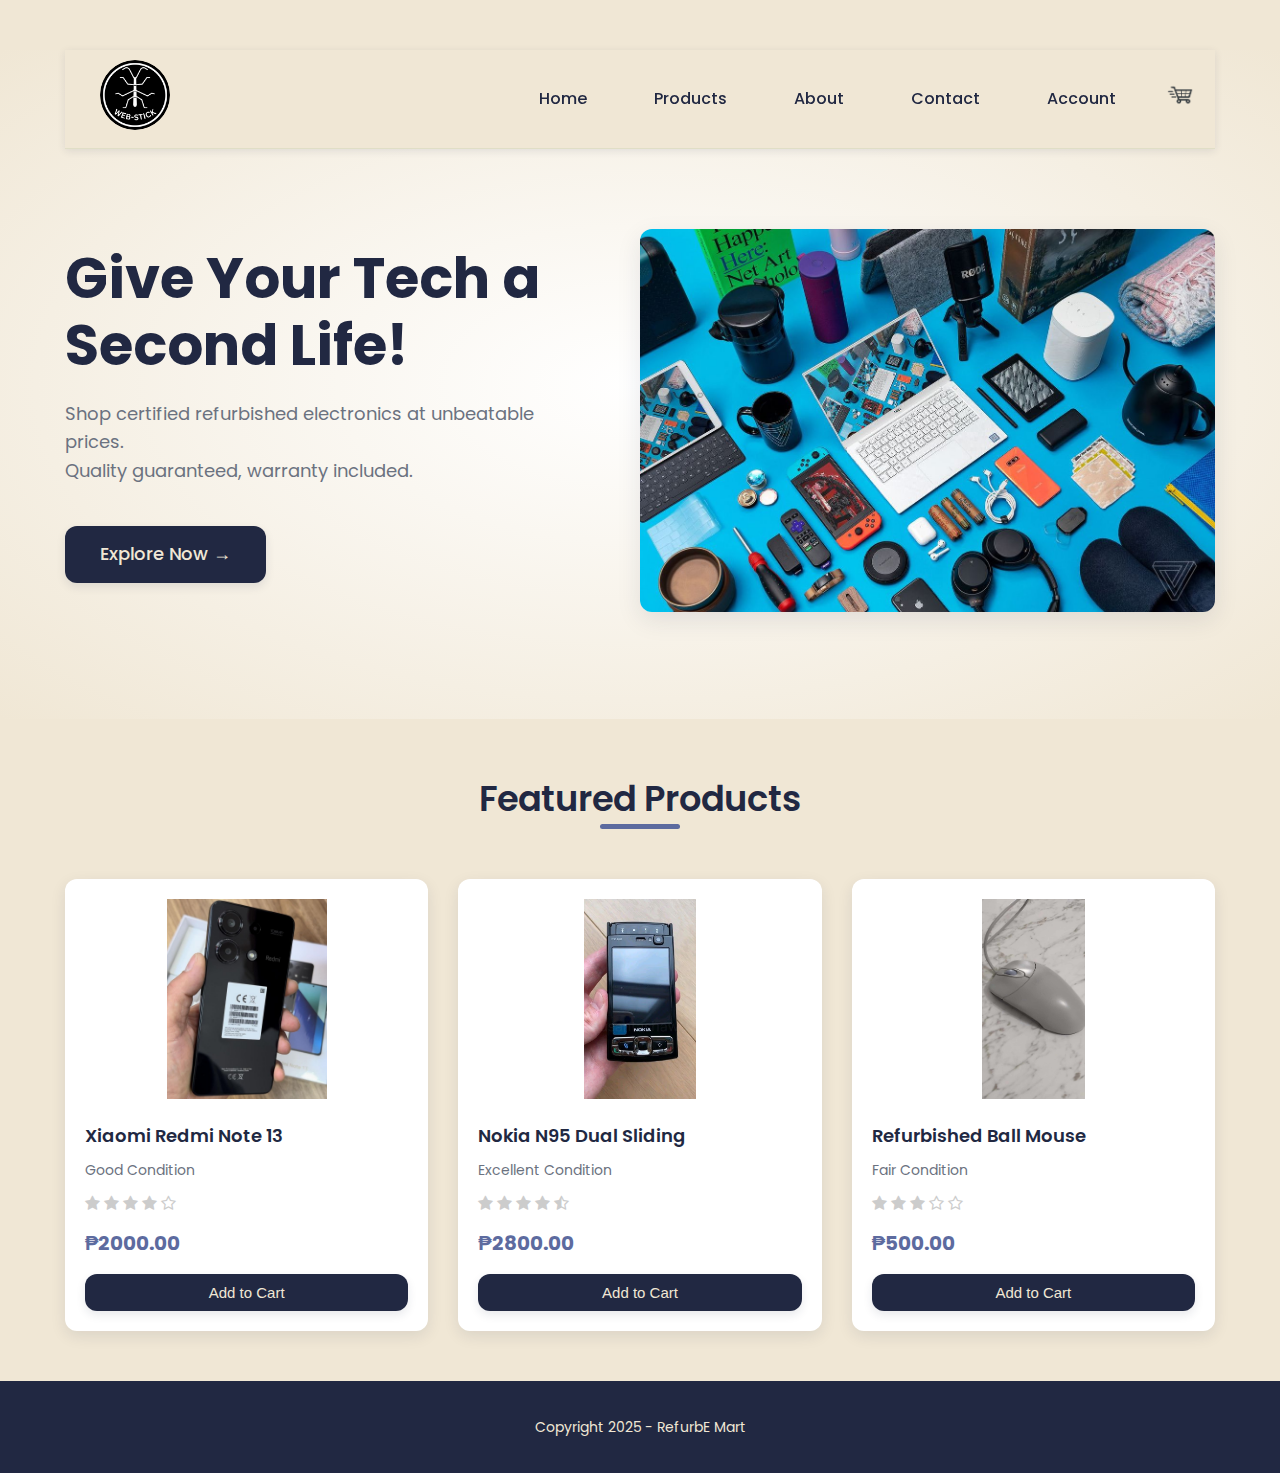
<file: index.html>
<!DOCTYPE html>
<html lang="en">
<head>
    <meta charset="UTF-8">
    <meta name="viewport" content="width=device-width, initial-scale=1.0">
    <title>RefurbE Mart - Quality Refurbished Electronics</title>
    <link rel="stylesheet" href="styles.css">
    <link href="https://fonts.googleapis.com/css2?family=Poppins:wght@300;400;500;600;700&display=swap" rel="stylesheet">
    <link rel="stylesheet" href="https://stackpath.bootstrapcdn.com/font-awesome/4.7.0/css/font-awesome.min.css">
</head>
<body>
    
    <div class="header">
        <div class="container">
            <div class="navbar">
                <div class="logo">
                    <a href="index.html">
                        <img src="images/WEB-STICK-LOGO.png" width="75px" alt="RefurbE Mart Logo">
                    </a>
                </div>
                <nav>
                    <ul id="MenuItems">
                        <li><a href="index.html">Home</a></li>
                        <li><a href="products.html">Products</a></li>
                        <li><a href="about.html">About</a></li>
                        <li><a href="contact.html">Contact</a></li>
                        <li><a href="account.html">Account</a></li>
                    </ul>
                </nav>
                <a href="cart.html">
                    <img src="images/cart-logo.png" width="30px" height="30px" alt="Cart Logo">
                </a>
                <img src="images/menu.png" class="menu-icon" onclick="menutoggle()" alt="Menu Icon">
            </div>

            <div class="row hero-content">
                <div class="col-2">
                    <h1>Give Your Tech a<br>Second Life!</h1>
                    <p>Shop certified refurbished electronics at unbeatable prices.
                       <br>Quality guaranteed, warranty included.</p>
                    <a href="products.html" class="btn">Explore Now &#8594;</a>
                </div>
                <div class="col-2">
                    <img src="images/feature-home2.jpg" alt="Refurbished Electronics">
                </div>
            </div>
        </div>
    </div>

    <div class="container">
        <h2 class="title">Featured Products</h2>
        
        <div class="product-grid">
            
            <div class="product-card">
                <a href="product-details.html">
                    <img src="images/product-1.jpg" alt="Xiaomi Redmi Note 13">
                </a>
                <div class="info">
                    <h4><a href="product-details.html">Xiaomi Redmi Note 13</a></h4>
                    <p>Good Condition</p>
                    <div class="rating">
                        <i class="fa fa-star" aria-hidden="true"></i>
                        <i class="fa fa-star" aria-hidden="true"></i>
                        <i class="fa fa-star" aria-hidden="true"></i>
                        <i class="fa fa-star" aria-hidden="true"></i>
                        <i class="fa fa-star-o" aria-hidden="true"></i>
                    </div>
                    <div class="price">₱2000.00</div>
                    <button class="btn btn-add-to-cart" 
                            data-id="p1" 
                            data-name="Xiaomi Redmi Note 13" 
                            data-price="2000.00" 
                            data-image="images/product-1.jpg">Add to Cart</button>
                </div>
            </div>

            <div class="product-card">
                <a href="product-details.html">
                    <img src="images/product-4.jpg" alt="Nokia N95">
                </a>
                <div class="info">
                    <h4><a href="product-details.html">Nokia N95 Dual Sliding</a></h4>
                    <p>Excellent Condition</p>
                    <div class="rating">
                        <i class="fa fa-star" aria-hidden="true"></i>
                        <i class="fa fa-star" aria-hidden="true"></i>
                        <i class="fa fa-star" aria-hidden="true"></i>
                        <i class="fa fa-star" aria-hidden="true"></i>
                        <i class="fa fa-star-half-o" aria-hidden="true"></i>
                    </div>
                    <div class="price">₱2800.00</div>
                    <button class="btn btn-add-to-cart" 
                            data-id="p4" 
                            data-name="Nokia N95 Dual Sliding" 
                            data-price="2800.00" 
                            data-image="images/product-4.jpg">Add to Cart</button>
                </div>
            </div>

            <div class="product-card">
                <a href="product-details.html">
                    <img src="images/gallery-1.jpg" alt="Refurbished Ball Mouse">
                </a>
                <div class="info">
                    <h4><a href="product-details.html">Refurbished Ball Mouse</a></h4>
                    <p>Fair Condition</p>
                    <div class="rating">
                        <i class="fa fa-star" aria-hidden="true"></i>
                        <i class="fa fa-star" aria-hidden="true"></i>
                        <i class="fa fa-star" aria-hidden="true"></i>
                        <i class="fa fa-star-o" aria-hidden="true"></i>
                        <i class="fa fa-star-o" aria-hidden="true"></i>
                    </div>
                    <div class="price">₱500.00</div>
                    <button class="btn btn-add-to-cart" 
                            data-id="p-mouse" 
                            data-name="Refurbished Ball Mouse" 
                            data-price="500.00" 
                            data-image="images/gallery-1.jpg">Add to Cart</button>
                </div>
            </div>

        </div>
    </div>


    <div class="footer">
        <p class="copyright">Copyright 2025 - RefurbE Mart</p>
    </div>

    <script>
        var MenuItems = document.getElementById("MenuItems");
        MenuItems.style.maxHeight = "0px";

        function menutoggle(){
            if(MenuItems.style.maxHeight == "0px") {
                MenuItems.style.maxHeight = "200px";
            } else {
                MenuItems.style.maxHeight = "0px";
            }
        }
    </script>
    
    <script src="cart.js"></script>
</body>
</html>
</file>
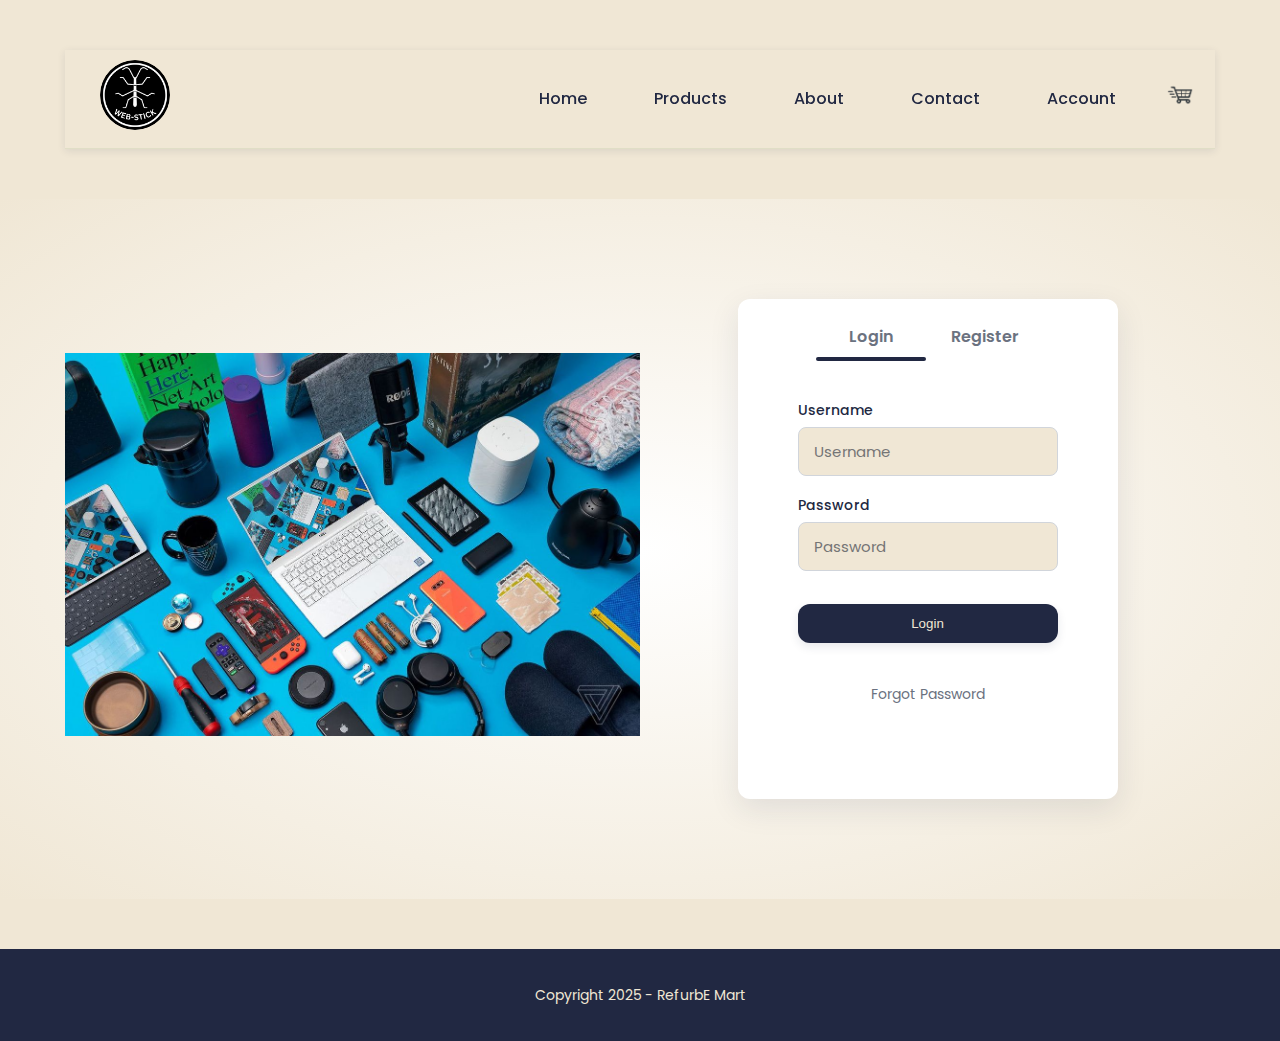
<file: account.html>
<!DOCTYPE html>
<html lang="en">
<head>
    <meta charset="UTF-8">
    <meta name="viewport" content="width=device-width, initial-scale=1.0">
    <title>Account - RefurbE Mart</title>
    <link rel="stylesheet" href="styles.css">
    <link href="https://fonts.googleapis.com/css2?family=Poppins:wght@300;400;500;600;700&display=swap" rel="stylesheet">
    <link rel="stylesheet" href="https://stackpath.bootstrapcdn.com/font-awesome/4.7.0/css/font-awesome.min.css">
</head>
<body>
    <div class="container">
        <div class="navbar">
            <div class="logo">
                <a href="index.html">
                    <img src="images/WEB-STICK-LOGO.png" width="75px" alt="RefurbE Mart Logo">
                </a>
            </div>
            <nav>
                <ul id="MenuItems">
                    <li><a href="index.html">Home</a></li>
                    <li><a href="products.html">Products</a></li>
                    <li><a href="about.html">About</a></li>
                    <li><a href="contact.html">Contact</a></li>
                    <li><a href="account.html">Account</a></li>
                </ul>
            </nav>
            <a href="cart.html">
                <img src="images/cart-logo.png" width="30px" height="30px" alt="Cart Logo">
            </a>
            <img src="images/menu.png" class="menu-icon" onclick="menutoggle()" alt="Menu Icon">
        </div>
    </div>
<div class="account-page">
    <div class="container">
        <div class="row">
            <div class="col-2">
                <img src="images/feature-home2.jpg" width="100%">
            </div>
             <div class="col-2">
                <div class="form-container">
                    <div class="form-btn">
                        <span onclick="login()">Login</span>
                        <span onclick="register()">Register</span>
                        <hr id="Indicator">
                    </div>

                    <form id="LoginForm" action="">
                        <div class="form-group">
                            <label for="login-username">Username</label>
                            <input type="text" id="login-username" placeholder="Username" required>
                        </div>
                        <div class="form-group">
                            <label for="login-pass">Password</label>
                            <input type="password" id="login-pass" placeholder="Password" required>
                        </div>
                        <button type="submit" class="btn">Login</button>
                        <a href="">Forgot Password</a>
                    </form>

                    <form id="RegForm" action="">
                        <div class="form-group">
                            <label for="reg-username">Username</label>
                            <input type="text" id="reg-username" placeholder="Username" required>
                        </div>
                        <div class="form-group">
                            <label for="reg-email">Email</label>
                            <input type="email" id="reg-email" placeholder="Email" required>
                        </div>
                        <div class="form-group">
                            <label for="reg-pass">Password</label>
                            <input type="password" id="reg-pass" placeholder="Password" required>
                        </div>
                        <button type="submit" class="btn">Register</button>
                    </form>
                </div>
            </div>
        </div>
    </div>
</div>


<div class="footer">
    <p class="copyright">Copyright 2025 - RefurbE Mart</p>
</div>

<script>
    var MenuItems = document.getElementById("MenuItems");
    MenuItems.style.maxHeight = "0px";

    function menutoggle(){
        if(MenuItems.style.maxHeight == "0px") {
            MenuItems.style.maxHeight = "200px";
        } else {
            MenuItems.style.maxHeight = "0px";
        }
    }
</script>

<script>
    var LoginForm = document.getElementById("LoginForm");
    var RegForm = document.getElementById("RegForm");
    var Indicator = document.getElementById("Indicator");

    // Set initial state for mobile vs desktop
    function updateFormVisibility() {
        if (window.innerWidth <= 768) { // Mobile view
            if (RegForm.style.display === 'block') {
                LoginForm.style.display = 'none';
            } else {
                LoginForm.style.display = 'block';
                RegForm.style.display = 'none';
            }
        } else { // Desktop view
            // Reset styles if accidentally changed by mobile logic
            LoginForm.style.display = ''; 
            RegForm.style.display = '';
            
            // Re-apply correct transforms
            if (Indicator.style.transform === "translateX(110px)") {
                 RegForm.style.transform = "translateX(0px)";
                 LoginForm.style.transform = "translateX(-380px)";
            } else {
                 RegForm.style.transform = "translateX(380px)";
                 LoginForm.style.transform = "translateX(0px)";
            }
        }
    }

    function register(){
        if (window.innerWidth <= 768) {
            LoginForm.style.display = 'none';
            RegForm.style.display = 'block';
        } else {
            RegForm.style.transform = "translateX(0px)";
            LoginForm.style.transform = "translateX(-380px)"; // Updated to 380px
            Indicator.style.transform = "translateX(110px)"; // Updated to 110px
        }
    }
    
    function login(){
        if (window.innerWidth <= 768) {
            RegForm.style.display = 'none';
            LoginForm.style.display = 'block';
        } else {
            RegForm.style.transform = "translateX(380px)"; // Updated to 380px
            LoginForm.style.transform = "translateX(0px)";
            Indicator.style.transform = "translateX(0px)";
        }
    }

    // Call on load and resize
    window.addEventListener('load', updateFormVisibility);
    window.addEventListener('resize', updateFormVisibility);
    
    // Ensure initial correct state on desktop load
    if (window.innerWidth > 768) {
        login(); // Set to login state
    }
</script>
</body>
</html>
</file>
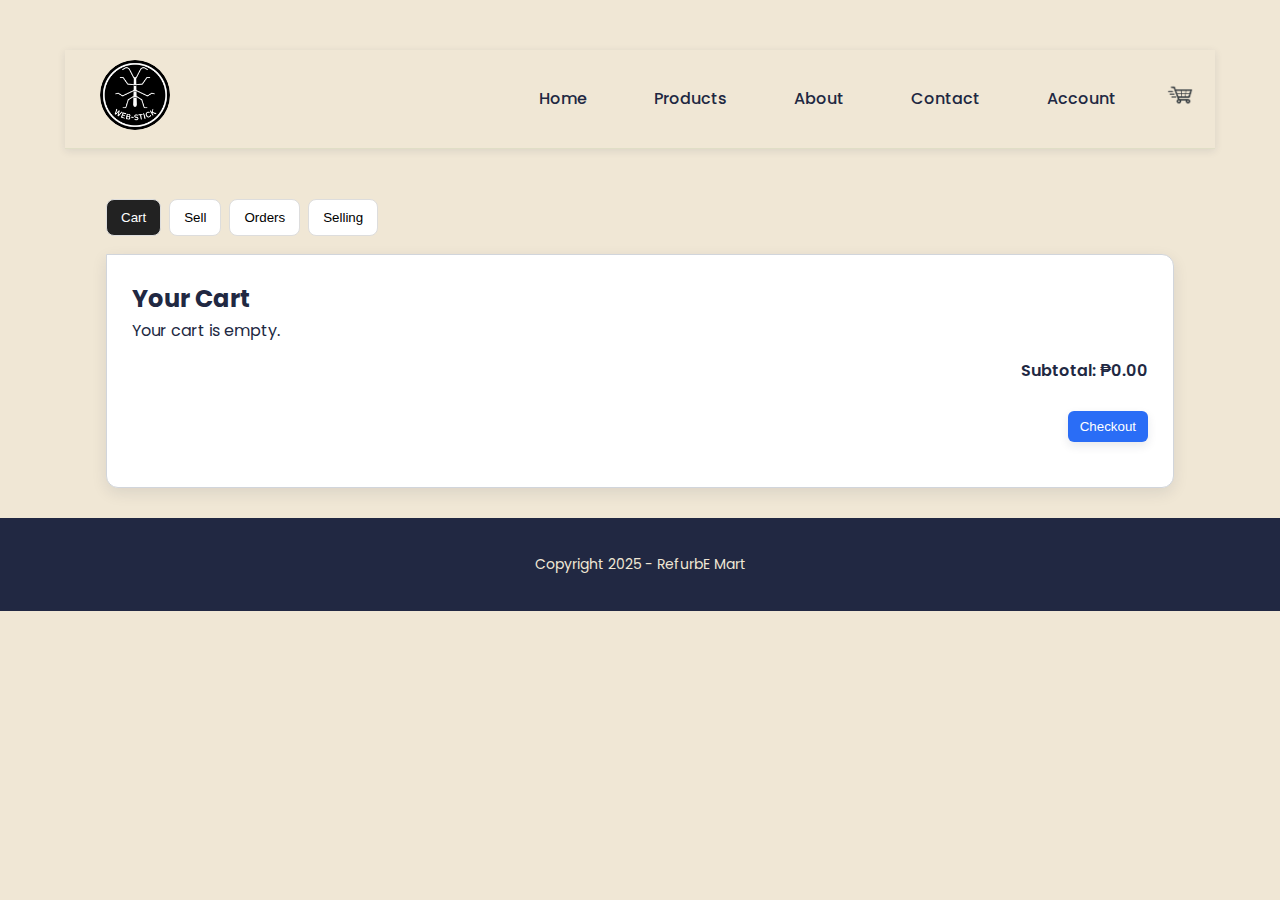
<file: cart.html>
<!DOCTYPE html>
<html lang="en">
<head>
  <meta charset="utf-8" />
  <meta name="viewport" content="width=device-width,initial-scale=1" />
  <title>Cart - RefurbE Mart</title>
  <link rel="stylesheet" href="styles.css">
  <link href="https://fonts.googleapis.com/css2?family=Poppins:wght@300;400;500;600;700&display=swap" rel="stylesheet">
  <link rel="stylesheet" href="https://stackpath.bootstrapcdn.com/font-awesome/4.7.0/css/font-awesome.min.css">
  <style>
    /* Minimal local styles to ensure new UI looks reasonable if your CSS lacks these */
    .cart-container{max-width:1100px;margin:30px auto;padding:0 16px;}
    .tab-header{display:flex;gap:8px;margin-bottom:18px;flex-wrap:wrap;}
    .tab-btn{padding:10px 14px;border-radius:8px;border:1px solid #ddd;background:#fff;cursor:pointer}
    .tab-btn.active{background:#222;color:#fff}
    .tab-content{display:none}
    .tab-content.active{display:block}
    .selling-card, .cart-item-card, .order-item {background:#fff;padding:12px;border-radius:8px;border:1px solid #eee;margin-bottom:12px;display:flex;align-items:center;gap:12px}
    .selling-card img, .cart-item-card img, .order-item img{width:80px;height:80px;object-fit:cover;border-radius:6px}
    .selling-card h4{margin:0 0 6px 0}
    .selling-card .meta{flex:1}
    .btn{padding:8px 12px;border-radius:6px;border:0;background:#2a6df6;color:#fff;cursor:pointer}
    .btn.edit-btn{background:#f0ad4e}
    .btn.remove-btn{background:#d9534f}
    .cart-summary{margin-top:14px;text-align:right;font-weight:600}
    .small-input{padding:8px;border-radius:6px;border:1px solid #ddd;width:100%;box-sizing:border-box;margin-bottom:10px}
  </style>
</head>
<body>

  <div class="container">
    <div class="navbar">
      <div class="logo"><a href="index.html"><img src="images/WEB-STICK-LOGO.png" width="75px" alt="logo"></a></div>
      <nav>
        <ul id="MenuItems">
          <li><a href="index.html">Home</a></li>
          <li><a href="products.html">Products</a></li>
          <li><a href="about.html">About</a></li>
          <li><a href="contact.html">Contact</a></li>
          <li><a href="account.html">Account</a></li>
        </ul>
      </nav>
      <a href="cart.html"><img src="images/cart-logo.png" width="30" height="30" alt="cart"></a>
      <img src="images/menu.png" class="menu-icon" onclick="menutoggle()" alt="menu">
    </div>
  </div>

  <div class="cart-container">

    <!-- CHANGED: Tab header includes Selling tab (CART / SELL / ORDERS / SELLING) -->
    <div class="tab-header">
      <button class="tab-btn active" data-tab="cart">Cart</button>
      <button class="tab-btn" data-tab="sell">Sell</button>
      <button class="tab-btn" data-tab="orders">Orders</button>
      <button class="tab-btn" data-tab="selling">Selling</button>
    </div>

    <!-- CART TAB: renders items stored in localStorage key 'refurbECart' -->
    <div id="cart" class="tab-content active">
      <h2>Your Cart</h2>
      <div id="cart-items"></div>
      <div class="cart-summary">
        <div id="cart-subtotal">Subtotal: ₱0.00</div>
        <div style="margin-top:8px;"><button class="btn" onclick="openCheckout()">Checkout</button></div>
      </div>
    </div>

    <!-- SELL TAB: form to add a selling product (saves to refurbESellingProducts) -->
    <!-- SELL TAB -->
<div id="sell" class="tab-content">
  <h2>List a Product</h2>

  <form id="sellForm">
    <input class="small-input" id="sell-name" placeholder="Product name" required>

    <input class="small-input" id="sell-price" type="number" step="0.01" min="0" placeholder="Price (₱)" required>

    <!-- CONDITION DROPDOWN -->
    <select class="small-input" id="sell-condition" required>
        <option value="" disabled selected>Select Condition</option>
        <option value="Brand New">Brand New</option>
        <option value="Like New">Like New</option>
        <option value="Excellent">Excellent</option>
        <option value="Good">Good</option>
        <option value="Fair">Fair</option>
        <option value="For Parts / Repair">For Parts / Repair</option>
    </select>

    <input class="small-input" id="sell-stock" type="number" min="0" placeholder="Stock amount" required>

    <!-- TYPE DROPDOWN -->
    <select class="small-input" id="sell-type" required>
        <option value="" disabled selected>Select Category</option>
        <option value="Phone">Phone</option>
        <option value="Laptop">Laptop</option>
        <option value="Tablet">Tablet</option>
        <option value="PC Components">PC Components</option>
        <option value="Accessories">Accessories</option>
        <option value="Other">Other</option>
    </select>

    <!-- PHONE NUMBER ONLY -->
    <input class="small-input" type="text" id="sell-phone" placeholder="Phone Number" required>

    <!-- Product Description -->
    <textarea class="small-input" id="sell-description" placeholder="Describe the product condition, issues, accessories, etc." rows="3"></textarea>

    <!-- Drag & Drop Upload -->
    <div id="imageDrop" style="border:2px dashed #aaa;padding:20px;text-align:center;border-radius:8px;cursor:pointer;">
        <p>Drag & Drop Image Here<br>or Click to Select</p>
    </div>
    <input type="file" id="sell-image-input" accept="image/*" style="display:none;">

    <div style="text-align:right;margin-top:10px;">
        <button class="btn" type="submit">List Product</button>
    </div>
</form>
</div>



    <!-- ORDERS TAB: renders orders from refurbEOrders -->
    <div id="orders" class="tab-content">
      <h2>Your Orders</h2>
      <div id="orders-list"></div>
    </div>

    <!-- SELLING TAB: shows seller-listed products and provides Edit + Delete -->
    <div id="selling" class="tab-content">
      <h2>Your Listings</h2>
      <div id="selling-list"></div>
    </div>

  </div>

  <div class="footer" style="margin-top:30px">
    <p class="copyright">Copyright 2025 - RefurbE Mart</p>
  </div>

  <!-- Message Seller Popup -->
    <div id="sellerPopup" class="popup" style="
        display:none;
        position:fixed;
        top:0; left:0;
        width:100%; height:100%;
        background:rgba(0,0,0,0.5);
        justify-content:center;
        align-items:center;">
        
        <div style="background:#fff; padding:20px; border-radius:8px; width:300px; text-align:center;">
            <h3>Seller Contact</h3>
            <p id="sellerContactInfo">Loading...</p>
            <button onclick="closePopup()" class="btn">Close</button>
        </div>
    </div>

    <script>
        function attachCartEvents() {
            document.querySelectorAll(".msg-seller-btn").forEach(btn => {
                btn.onclick = () => {
                    const index = btn.dataset.index;
                    const cart = JSON.parse(localStorage.getItem("refurbECart")) || [];
                    const item = cart[index];

                    document.getElementById("sellerContactInfo").innerHTML = `
                        <b>${item.sellerName || "Private Seller"}</b><br>
                        Contact: <b>${item.sellerContact || "Not Provided"}</b>
                    `;
                    document.getElementById("sellerPopup").style.display = "flex";
                };
            });
        }

        function closePopup() {
            document.getElementById("sellerPopup").style.display = "none";
        }
    </script>


  <!-- SINGLE menutoggle() FUNCTION (CHANGED: consolidated) -->
  <script>
    var MenuItems = document.getElementById("MenuItems");
    if (MenuItems) MenuItems.style.maxHeight = "0px";
    function menutoggle(){
      if (!MenuItems) return;
      MenuItems.style.maxHeight = (MenuItems.style.maxHeight === "0px" || MenuItems.style.maxHeight === "") ? "200px" : "0px";
    }
  </script>

  <!-- TAB SWITCHING (CHANGED: single handler for all tab buttons) -->
  <script>
    document.querySelectorAll('.tab-btn').forEach(btn => {
      btn.addEventListener('click', function(){
        const tab = this.dataset.tab;
        document.querySelectorAll('.tab-btn').forEach(b=>b.classList.remove('active'));
        document.querySelectorAll('.tab-content').forEach(tc=>tc.classList.remove('active'));
        this.classList.add('active');
        document.getElementById(tab).classList.add('active');

        // When switching to 'orders' or 'selling' or 'cart', make sure content is freshly rendered
        if (tab === 'orders') renderOrders();
        if (tab === 'selling') renderSellingProducts();
        if (tab === 'cart') renderCart();
      });
    });
  </script>

  <script>
    /* -------------------------------
       LOCAL STORAGE HELPERS & KEYS
       -------------------------------
       Keys used:
       - refurbECart            : array of cart items { id, name, price, quantity, image }
       - refurbEOrders          : array of orders objects
       - refurbESellingProducts : array of seller products { id, name, price, condition, stock, type, image, status }
    --------------------------------*/
    function loadCart(){ return JSON.parse(localStorage.getItem('refurbECart')) || []; }
    function saveCart(data){ localStorage.setItem('refurbECart', JSON.stringify(data)); }

    function loadOrders(){ return JSON.parse(localStorage.getItem('refurbEOrders')) || []; }
    function saveOrders(data){ localStorage.setItem('refurbEOrders', JSON.stringify(data)); }

    function loadSellingProducts(){ return JSON.parse(localStorage.getItem('refurbESellingProducts')) || []; }
    function saveSellingProducts(data){ localStorage.setItem('refurbESellingProducts', JSON.stringify(data)); }


  </script>

  <script>
    /* ----------------------------------------
       CART: Render + Remove + Checkout (CHANGED)
       ---------------------------------------- */
    function renderCart(){
      const cart = loadCart();
      const container = document.getElementById('cart-items');
      const subtotalEl = document.getElementById('cart-subtotal');
      container.innerHTML = '';

      if(!cart || cart.length === 0){
        container.innerHTML = '<p>Your cart is empty.</p>';
        subtotalEl.textContent = 'Subtotal: ₱0.00';
        return;
      }

      let subtotal = 0;
      cart.forEach((item, idx) => {
        subtotal += (Number(item.price) * Number(item.quantity || 1));
        container.innerHTML += `
        <div class="cart-item-card">
            <img src="${item.image}" alt="${item.name}">
            <div class="cart-product-info">
            <h4 style="margin:0">${item.name}</h4>
            <div>₱${Number(item.price).toFixed(2)}</div>
            <div>Quantity: ${item.quantity || 1}</div>
            ${item.sellerContact ? `
                <button class="btn" onclick="showSeller('${item.sellerName}', '${item.sellerContact}')">
                Message Seller
                </button>
            ` : ``}
            </div>
            <button class="remove-cart-item-btn" onclick="removeCartItem(${idx})">Remove</button>
        </div>
        `;
      });

      subtotalEl.textContent = 'Subtotal: ₱' + subtotal.toFixed(2);
    }

    function removeCartItem(index){
      const cart = loadCart();
      if (!confirm('Remove this item from the cart?')) return;
      cart.splice(index,1);
      saveCart(cart);
      renderCart();
    }

    function showSeller(name, contact){
        document.getElementById("sellerContactInfo").innerHTML = `
            <b>${name || "Private Seller"}</b><br>
            Phone: <b>${contact || "Not Provided"}</b>
        `;
        document.getElementById("sellerPopup").style.display = "flex";
    }

    // Simple checkout modal / behavior (keeps existing flow)
    function openCheckout(){
      const cart = loadCart();
      if (!cart || cart.length === 0) { alert('Your cart is empty.'); return; }
      // For now create a simple order and clear cart (this is local-only)
      if (!confirm('Proceed to place order for current cart items?')) return;
      const total = cart.reduce((s,i)=> s + (Number(i.price) * Number(i.quantity || 1)), 0);
      const shipping = total > 0 ? 50.00 : 0;
      const order = {
        id: 'RM' + Math.floor(Math.random()*900000 + 100000),
        date: new Date().toLocaleDateString(),
        items: cart,
        total: Number(total) + shipping,
        status: 'Processing',
        paymentMethod: 'COD (local demo)'
      };
      const orders = loadOrders();
      orders.unshift(order);
      saveOrders(orders);
      // clear cart
      saveCart([]);
      alert('Order placed! Order #' + order.id);
      renderOrders();
      renderCart();
      // switch to orders tab
      document.querySelectorAll('.tab-btn').forEach(b => b.classList.remove('active'));
      document.querySelectorAll('.tab-content').forEach(tc => tc.classList.remove('active'));
      document.querySelector('.tab-btn[data-tab="orders"]').classList.add('active');
      document.getElementById('orders').classList.add('active');
    }

    // initial render
    document.addEventListener('DOMContentLoaded', () => {
      renderCart();
      renderOrders();
      renderSellingProducts();
    });
  </script>

  <script>
    /* ----------------------------------------
       ORDERS: Render + Delete (keeps parity with earlier behavior)
       ---------------------------------------- */
    function renderOrders(filter = 'all'){
      const orders = loadOrders();
      const container = document.getElementById('orders-list');
      container.innerHTML = '';
      if (!orders || orders.length === 0) { container.innerHTML = '<p>No orders yet.</p>'; return; }

      orders.forEach(order => {
        let itemsHtml = '';
        (order.items || []).forEach(it => itemsHtml += `<li>${it.quantity || 1}x ${it.name}</li>`);

        container.innerHTML += `
          <div class="order-item">
            <img src="${order.items && order.items[0] ? order.items[0].image : 'images/product-placeholder.jpg'}" alt="order">
            <div style="flex:1">
              <h4 style="margin:0">Order #${order.id}</h4>
              <div>Date: ${order.date} | Total: ₱${Number(order.total).toFixed(2)}</div>
              <div>Paid: ${order.paymentMethod}</div>
              <ul style="margin:8px 0 0 0; padding-left:18px">${itemsHtml}</ul>
              <a href="#" onclick="deleteOrder('${order.id}')" style="color:#e5442a;display:inline-block;margin-top:8px"><i class="fa fa-trash"></i> Delete Order</a>
            </div>
            <div style="min-width:110px;text-align:center">
              <div style="background:#f4f4f4;padding:8px;border-radius:6px">${order.status}</div>
            </div>
          </div>
        `;
      });
    }

    function deleteOrder(orderId){
      if (!confirm('Delete this order?')) return;
      let orders = loadOrders();
      orders = orders.filter(o => o.id !== orderId);
      saveOrders(orders);
      renderOrders();
    }
  </script>

    <script>
        const imageDrop = document.getElementById("imageDrop");
        const fileInput = document.getElementById("sell-image-input");
        let uploadedImage = "";

        imageDrop.onclick = () => fileInput.click();

        fileInput.onchange = function(){
            const file = this.files[0];
            readImage(file);
        };

        imageDrop.ondragover = (e) => { e.preventDefault(); imageDrop.style.borderColor = "#4CAF50"; };
        imageDrop.ondragleave = () => imageDrop.style.borderColor = "#aaa";
        imageDrop.ondrop = function(e){
            e.preventDefault();
            imageDrop.style.borderColor = "#aaa";
            const file = e.dataTransfer.files[0];
            readImage(file);
        };

        function readImage(file){
            const reader = new FileReader();
            reader.onload = () => {
                const img = new Image();
                img.src = reader.result;

                img.onload = () => {
                    const canvas = document.createElement('canvas');
                    const maxSize = 800; // Max width or height
                    let width = img.width;
                    let height = img.height;

                    // Resize proportionally
                    if (width > height) {
                        if (width > maxSize) {
                            height *= maxSize / width;
                            width = maxSize;
                        }
                    } else {
                        if (height > maxSize) {
                            width *= maxSize / height;
                            height = maxSize;
                        }
                    }

                    canvas.width = width;
                    canvas.height = height;
                    const ctx = canvas.getContext("2d");
                    ctx.drawImage(img, 0, 0, width, height);

                    // Convert to compressed JPEG Base64
                    uploadedImage = canvas.toDataURL("image/jpeg", 0.7);

                    // Show preview
                    imageDrop.innerHTML = `<img src="${uploadedImage}" style="max-width:100%;border-radius:6px;">`;
                };
            };
            reader.readAsDataURL(file);
        }
    </script>

  <script>
    /* ----------------------------------------
       SELLING: Create / Read / Delete / Edit-redirect (CRUD)
       - Create: handled by sell form
       - Read: renderSellingProducts()
       - Update: redirects to edit-product.html where you handle the update
       - Delete: deleteSellingProduct()
       ---------------------------------------- */

    // CHANGED: Hook the sell form and fix references using document.getElementById(...)
    document.getElementById('sellForm').addEventListener('submit', function(e){
      e.preventDefault();
      const newProduct = {
        id: 'SP' + Date.now(),
        name: document.getElementById('sell-name').value.trim(),
        price: parseFloat(document.getElementById('sell-price').value) || 0,
        condition: document.getElementById('sell-condition').value.trim(),
        stock: parseInt(document.getElementById('sell-stock').value) || 0,
        type: document.getElementById('sell-type').value.trim(),
        description: document.getElementById('sell-description').value.trim(),
        sellerName: "Private Seller",
        sellerContact: document.getElementById('sell-phone').value.trim(),  
        image: uploadedImage || 'images/product-placeholder.jpg',
        status: 'Selling'
};


      const products = loadSellingProducts();
      products.unshift(newProduct);
      saveSellingProducts(products);
      renderSellingProducts();
      alert('Product listed successfully!');
      this.reset();

      // switch to selling tab to show the newly added product
      document.querySelectorAll('.tab-btn').forEach(b => b.classList.remove('active'));
      document.querySelectorAll('.tab-content').forEach(tc => tc.classList.remove('active'));
      document.querySelector('.tab-btn[data-tab="selling"]').classList.add('active');
      document.getElementById('selling').classList.add('active');
    });

    // READ: render selling products
    function renderSellingProducts(){
      const products = loadSellingProducts();
      const container = document.getElementById('selling-list');
      container.innerHTML = '';
      if (!products || products.length === 0) { container.innerHTML = '<p>No listings yet.</p>'; return; }

      products.forEach((p, idx) => {
        container.innerHTML += `
          <div class="selling-card">
            <img src="${p.image}" alt="${p.name}">
            <div class="meta">
              <h4>${p.name}</h4>
              <div>₱${Number(p.price).toFixed(2)} • ${p.condition}</div>
              <div>Stock: ${p.stock} • Type: ${p.type}</div>
              <div>Status: <strong>${p.status}</strong></div>
            </div>
            <div style="display:flex;flex-direction:column;gap:8px">
              <button class="btn edit-btn" onclick="editSellingProduct(${idx})"><i class="fa fa-pencil"></i> Edit</button>
              <button class="btn remove-btn" onclick="deleteSellingProduct(${idx})"><i class="fa fa-trash"></i> Remove</button>
            </div>
          </div>
        `;
      });
    }

    // DELETE selling product
    function deleteSellingProduct(index){
      const products = loadSellingProducts();
      if (!confirm('Remove this listing?')) return;
      products.splice(index,1);
      saveSellingProducts(products);
      renderSellingProducts();
    }

    // EDIT redirect (store index in localStorage so edit-product.html can load it)
    function editSellingProduct(index){
        const products = loadSellingProducts();
        const product = products[index];
        window.location.href = `edit-product.html?id=${product.id}`;
    }

  </script>

</body>
</html>
</file>
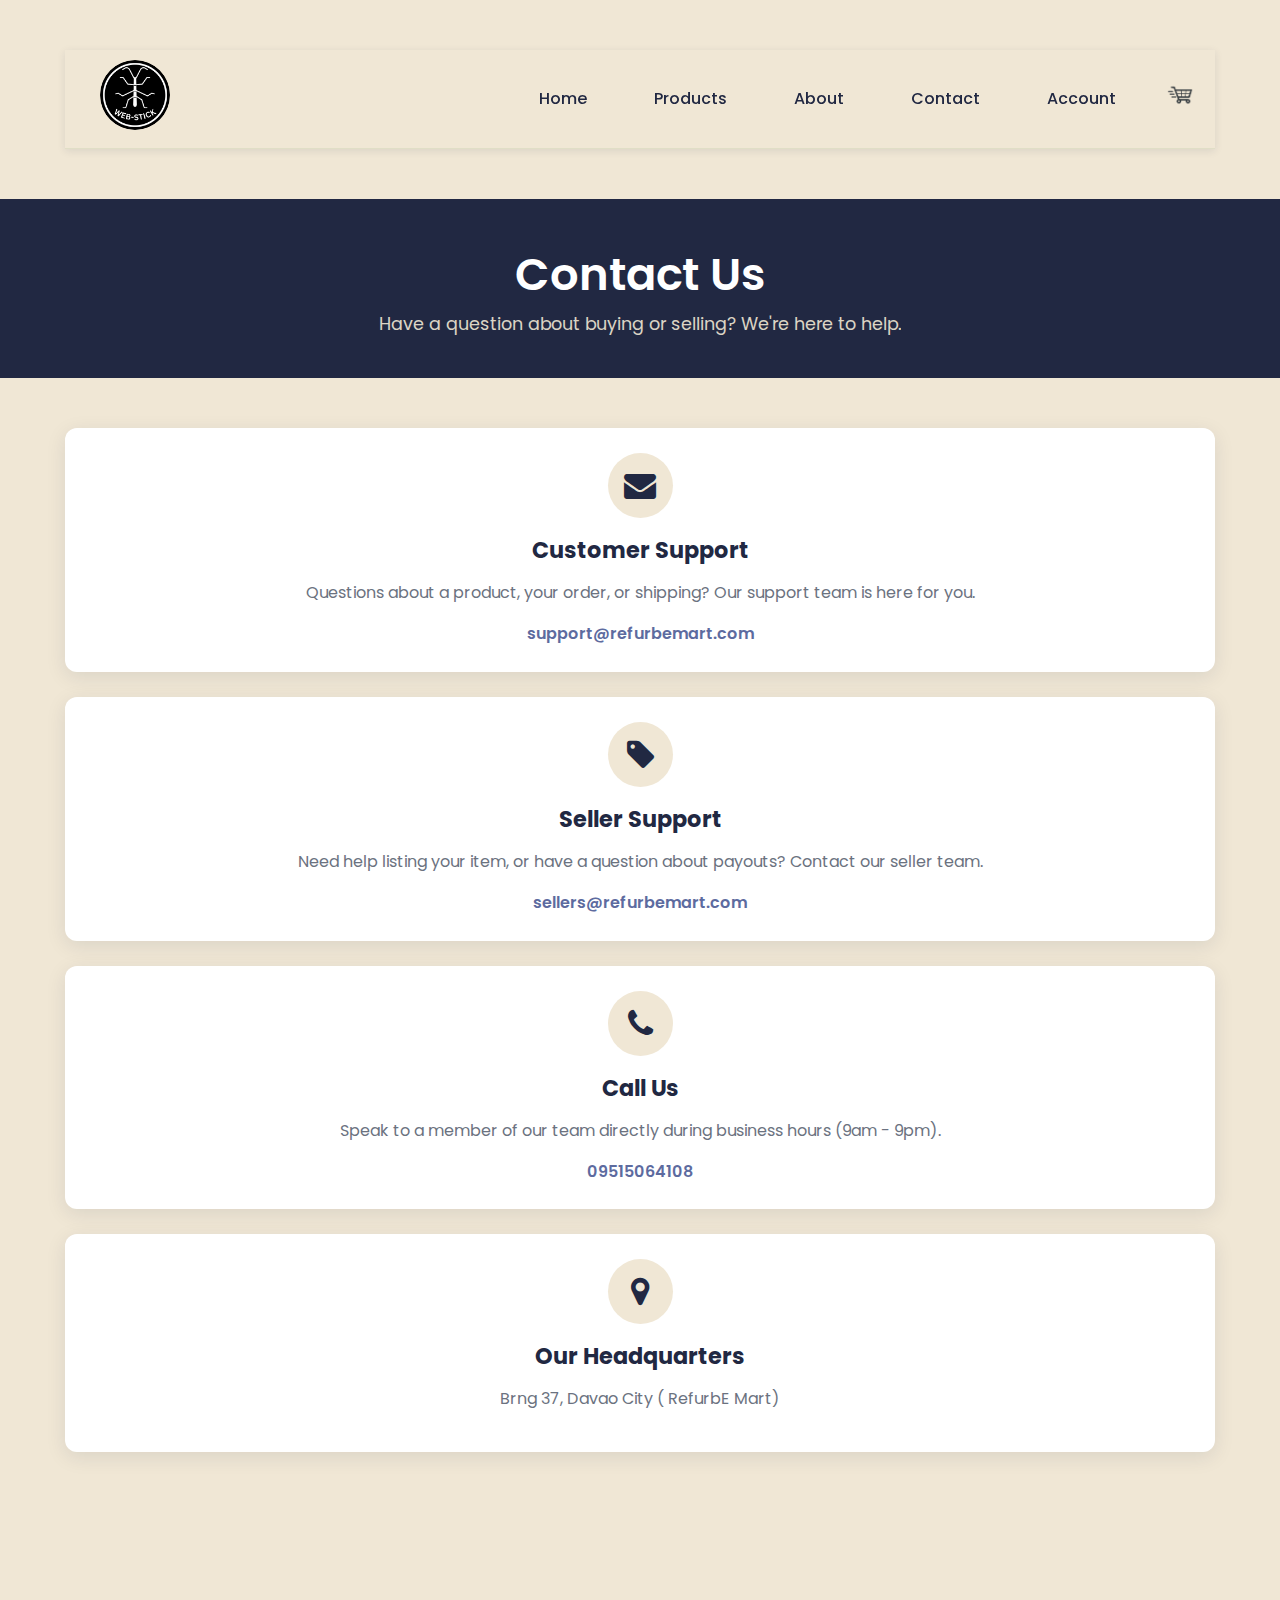
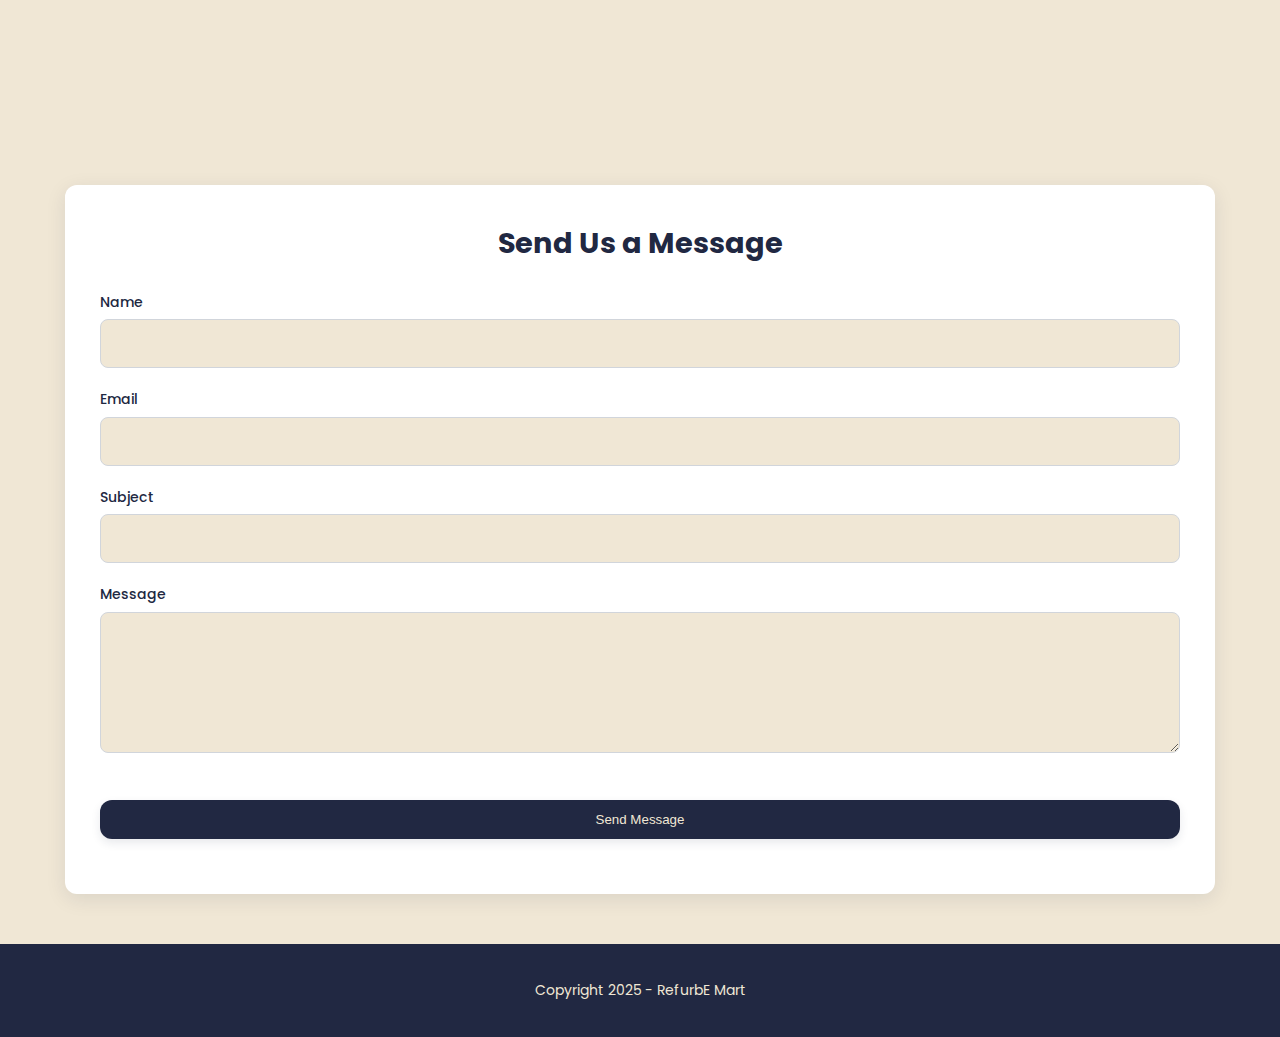
<file: contact.html>
<!DOCTYPE html>
<html lang="en">
<head>
    <meta charset="UTF-8">
    <meta name="viewport" content="width=device-width, initial-scale=1.0">
    <title>Contact Us - RefurbE Mart</title>
    <link rel="stylesheet" href="styles.css">
    <link href="https://fonts.googleapis.com/css2?family=Poppins:wght@300;400;500;600;700&display=swap" rel="stylesheet">
    <link href="https://fonts.googleapis.com/css2?family=Merriweather:wght@400;700&display=swap" rel="stylesheet">
    <link rel="stylesheet" href="https://stackpath.bootstrapcdn.com/font-awesome/4.7.0/css/font-awesome.min.css">
</head>
<body>
    
    <div class="container">
        <div class="navbar">
            <div class="logo">
                <a href="index.html">
                    <img src="images/WEB-STICK-LOGO.png" width="75px" alt="RefurbE Mart Logo">
                </a>
            </div>
            <nav>
                <ul id="MenuItems">
                    <li><a href="index.html">Home</a></li>
                    <li><a href="products.html">Products</a></li>
                    <li><a href="about.html">About</a></li>
                    <li><a href="contact.html">Contact</a></li>
                    <li><a href="account.html">Account</a></li>
                </ul>
            </nav>
            <a href="cart.html">
                <img src="images/cart-logo.png" width="30px" height="30px" alt="Cart Logo">
            </a>
            <img src="images/menu.png" class="menu-icon" onclick="menutoggle()" alt="Menu Icon">
        </div>
    </div>

    <!-- Page Header -->
    <div class="page-header pm-contact-header">
        <div class="container">
            <h1 class="page-title">Contact Us</h1>
            <p class="page-subtitle">Have a question about buying or selling? We're here to help.</p>
        </div>
    </div>

    <!-- Contact Page Content -->
    <div class="container">
        <div class="contact-page-layout">

            <!-- Left Column: Info Cards -->
            <div class="contact-info-cards">
                <div class="info-card">
                    <div class="info-icon">
                        <i class="fa fa-envelope"></i>
                    </div>
                    <h4>Customer Support</h4>
                    <p>Questions about a product, your order, or shipping? Our support team is here for you.</p>
                    <a href="mailto:support@refurbemart.com">support@refurbemart.com</a>
                </div>
                
                <div class="info-card">
                    <div class="info-icon">
                        <i class="fa fa-tag"></i>
                    </div>
                    <h4>Seller Support</h4>
                    <p>Need help listing your item, or have a question about payouts? Contact our seller team.</p>
                    <a href="mailto:sellers@refurbemart.com">sellers@refurbemart.com</a>
                </div>

                <div class="info-card">
                    <div class="info-icon">
                        <i class="fa fa-phone"></i>
                    </div>
                    <h4>Call Us</h4>
                    <p>Speak to a member of our team directly during business hours (9am - 9pm).</p>
                    <a href="tel:+1234567890">09515064108</a>
                </div>
                
                <div class="info-card">
                    <div class="info-icon">
                        <i class="fa fa-map-marker"></i>
                    </div>
                    <h4>Our Headquarters</h4>
                    <p>Brng 37, Davao City ( RefurbE Mart)</p>
                </div>

                <!-- Google Map -->
                <div class="map-container">
                    <iframe src="http://googleusercontent.com/maps.google.com/3" 
                            width="100%" height="300" style="border:0;" allowfullscreen="" loading="lazy" referrerpolicy="no-referrer-when-downgrade"></iframe>
                </div>
            </div>

            <!-- Right Column: Contact Form -->
            <div class="contact-form-container">
                <h3>Send Us a Message</h3>
                <form id="contactForm" onsubmit="handleFormSubmit(event)">
                    <div class="form-group">
                        <label for="name">Name</label>
                        <input type="text" id="name" required>
                    </div>
                    <div class="form-group">
                        <label for="email">Email</label>
                        <input type="email" id="email" required>
                    </div>
                    <div class="form-group">
                        <label for="subject">Subject</label>
                        <input type="text" id="subject" required>
                    </div>
                    <div class="form-group">
                        <label for="message">Message</label>
                        <textarea id="message" rows="5" required></textarea>
                    </div>
                    <button type="submit" class="btn">Send Message</button>
                </form>
            </div>

        </div>
    </div>

    <!-------- Footer ----------->
    <div class="footer">
        <p class="copyright">Copyright 2025 - RefurbE Mart</p>
    </div>

    <!-------- JS ----------->
    <script>
        var MenuItems = document.getElementById("MenuItems");
        MenuItems.style.maxHeight = "0px";

        function menutoggle(){
            if(MenuItems.style.maxHeight == "0px") {
                MenuItems.style.maxHeight = "200px";
            } else {
                MenuItems.style.maxHeight = "0px";
            }
        }

        // Simple form submission handler
        function handleFormSubmit(event) {
            event.preventDefault(); 
            alert("Thank you for your message! We will get back to you soon.");
            document.getElementById("contactForm").reset();
        }
    </script>
</body>
</html>
</file>
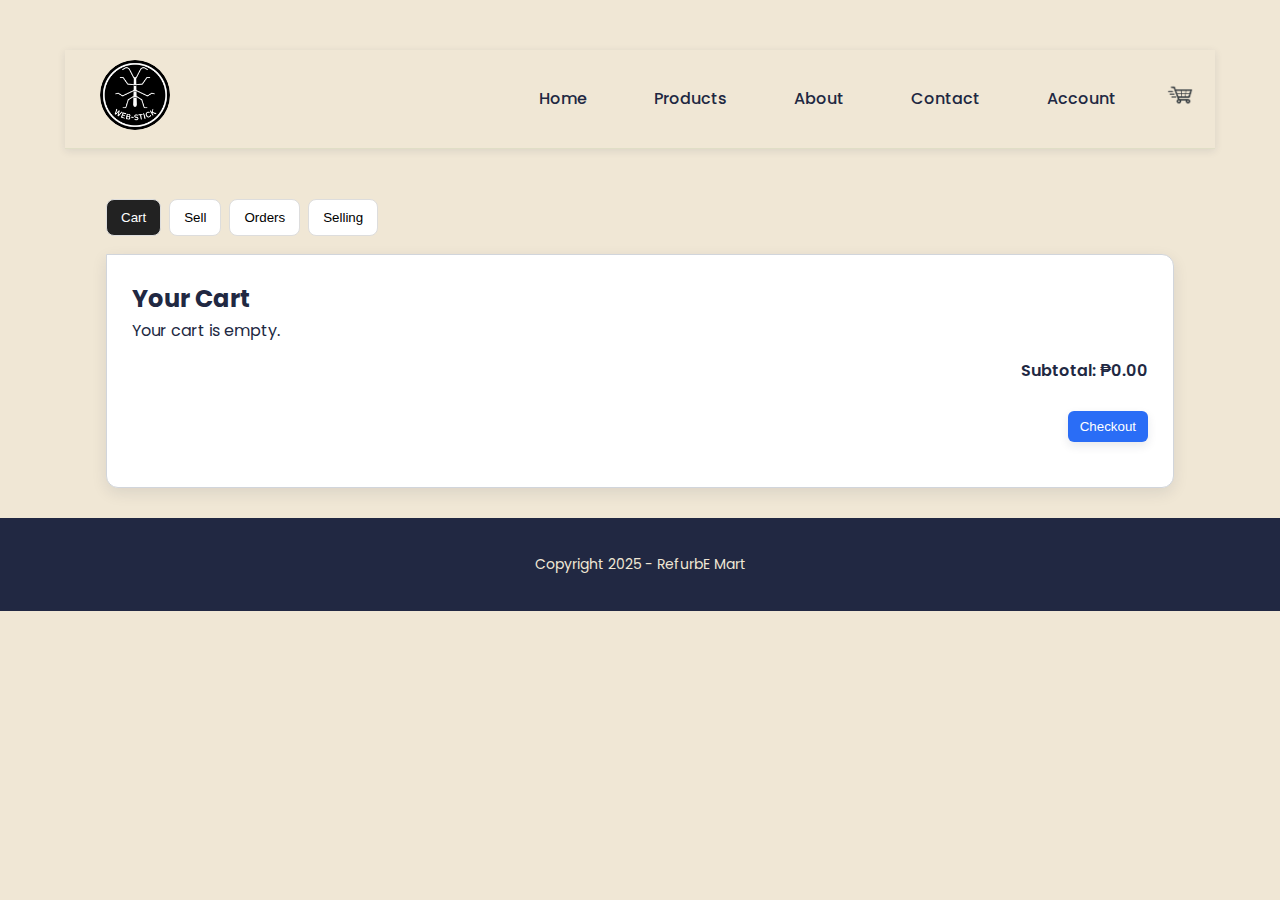
<file: edit-product.html>
<!DOCTYPE html>
<html lang="en">
<head>
<meta charset="UTF-8">
<meta name="viewport" content="width=device-width, initial-scale=1.0">
<title>Edit Product - RefurbE Mart</title>
<link rel="stylesheet" href="styles.css">
<link href="https://fonts.googleapis.com/css2?family=Poppins:wght@300;400;500;600;700&display=swap" rel="stylesheet">
<link rel="stylesheet" href="https://stackpath.bootstrapcdn.com/font-awesome/4.7.0/css/font-awesome.min.css">

<style>
.edit-container {
    max-width: 600px;
    margin: 50px auto;
    background: #fff;
    padding: 30px;
    border-radius: 10px;
    box-shadow: 0 2px 10px rgba(0,0,0,0.15);
}
.edit-container h2 {
    text-align: center;
    margin-bottom: 25px;
}
.edit-form input,
.edit-form select,
.edit-form textarea {
    width: 100%;
    padding: 12px;
    font-size: 15px;
    margin-bottom: 15px;
    border: 1px solid #aaa;
    border-radius: 6px;
}
.edit-form button {
    width: 100%;
}
.product-preview {
    display: block;
    margin: 0 auto 20px;
    width: 150px;
    border-radius: 8px;
}
</style>
</head>

<body>

<div class="container">
    <div class="navbar">
        <div class="logo">
            <a href="index.html"><img src="images/WEB-STICK-LOGO.png" width="75px"></a>
        </div>
        <nav>
            <ul id="MenuItems">
                <li><a href="index.html">Home</a></li>
                <li><a href="products.html">Products</a></li>
                <li><a href="about.html">About</a></li>
                <li><a href="contact.html">Contact</a></li>
                <li><a href="account.html">Account</a></li>
            </ul>
        </nav>
        <a href="cart.html"><img src="images/cart-logo.png" width="30" height="30"></a>
        <img src="images/menu.png" class="menu-icon" onclick="menutoggle()">
    </div>
</div>

<div class="edit-container">
    <h2>Edit Product</h2>

    <img id="previewImage" src="" class="product-preview">

    <form class="edit-form" id="editForm">
        <input type="text" id="editName" placeholder="Product Name" required>
        <input type="number" id="editPrice" placeholder="Price" required>

        <!-- CONDITION DROPDOWN -->
        <select id="editCondition" required>
            <option value="" disabled>Select Condition</option>
            <option value="Brand New">Brand New</option>
            <option value="Like New">Like New</option>
            <option value="Excellent">Excellent</option>
            <option value="Good">Good</option>
            <option value="Fair">Fair</option>
            <option value="For Parts / Repair">For Parts / Repair</option>
        </select>

        <input type="number" id="editStock" placeholder="Stock" required>

        <!-- TYPE DROPDOWN -->
        <select id="editType" required>
            <option value="" disabled>Select Category</option>
            <option value="Phone">Phone</option>
            <option value="Laptop">Laptop</option>
            <option value="Tablet">Tablet</option>
            <option value="PC Components">PC Components</option>
            <option value="Accessories">Accessories</option>
            <option value="Other">Other</option>
        </select>

        <label>Status:</label>
        <select id="editStatus" required>
            <option value="Selling">Selling</option>
            <option value="Sold Out">Sold Out</option>
            <option value="Suspended">Suspended</option>
            <option value="Withdrawn">Withdrawn</option>
        </select>

        <textarea id="editDescription" placeholder="Product Description" rows="4"></textarea>

        <!-- IMAGE DRAG & DROP -->
        <div id="editImageDrop" style="border:2px dashed #aaa;padding:20px;text-align:center;border-radius:8px;cursor:pointer;">
            <p>Drag & Drop Image Here<br>or Click to Select</p>
        </div>
        <input type="file" id="editImageInput" accept="image/*" style="display:none;">

        <button type="submit" class="btn">Save Changes</button>
    </form>

</div>

<script>
const urlParams = new URLSearchParams(window.location.search);
const productId = urlParams.get("id");

// Load products from main storage
let userProducts = JSON.parse(localStorage.getItem("refurbEProducts")) || [];
let sellingProducts = JSON.parse(localStorage.getItem("refurbESellingProducts")) || [];

// Combine arrays
let products = [...userProducts, ...sellingProducts];

// Find the product
let product = products.find(p => p.id === productId);

// If not found, redirect
if (!product) {
    alert("Product not found.");
    window.location.href = "cart.html#selling";
}


let uploadedImage = "";

// Fill form fields
editName.value = product.name;
editPrice.value = product.price;
editCondition.value = product.condition;
editStock.value = product.stock || 1;
editType.value = product.type || "";
editStatus.value = product.status || "Selling";
editDescription.value = product.description || "";
uploadedImage = product.image;
previewImage.src = uploadedImage;

// Image drag & drop logic
const editImageDrop = document.getElementById("editImageDrop");
const editImageInput = document.getElementById("editImageInput");

editImageDrop.onclick = () => editImageInput.click();

editImageInput.onchange = function() {
    const file = this.files[0];
    readEditImage(file);
};

editImageDrop.ondragover = e => { e.preventDefault(); editImageDrop.style.borderColor = "#4CAF50"; };
editImageDrop.ondragleave = () => editImageDrop.style.borderColor = "#aaa";
editImageDrop.ondrop = e => {
    e.preventDefault();
    editImageDrop.style.borderColor = "#aaa";
    const file = e.dataTransfer.files[0];
    readEditImage(file);
};

function readEditImage(file){
    const reader = new FileReader();
    reader.onload = () => {
        const img = new Image();
        img.src = reader.result;

        img.onload = () => {
            const canvas = document.createElement('canvas');
            const maxSize = 800; 
            let width = img.width;
            let height = img.height;

            if (width > height) { if (width > maxSize) { height *= maxSize / width; width = maxSize; } }
            else { if (height > maxSize) { width *= maxSize / height; height = maxSize; } }

            canvas.width = width;
            canvas.height = height;
            const ctx = canvas.getContext("2d");
            ctx.drawImage(img, 0, 0, width, height);

            uploadedImage = canvas.toDataURL("image/jpeg", 0.7);
            previewImage.src = uploadedImage;
        };
    };
    reader.readAsDataURL(file);
}


// Save changes (UPDATE)
editForm.addEventListener("submit", function(e) {
    e.preventDefault();

    if (!confirm("Save changes?")) return;

    product.name = editName.value;
    product.price = parseFloat(editPrice.value);
    product.condition = editCondition.value;
    product.stock = parseInt(editStock.value);
    product.type = editType.value;
    product.image = uploadedImage;
    product.status = editStatus.value;
    product.description = editDescription.value.trim();

    // Determine which storage array to update
    let storageKey = sellingProducts.some(p => p.id === product.id) ? "refurbESellingProducts" : "refurbEProducts";
    let targetArray = storageKey === "refurbESellingProducts" ? sellingProducts : userProducts;

    // Update the product in the correct array
    const index = targetArray.findIndex(p => p.id === product.id);
    if (index !== -1) {
        targetArray[index] = product;
    }

    // Save back to localStorage
    localStorage.setItem(storageKey, JSON.stringify(targetArray));

    alert("✅ Product updated successfully!");
    window.location.href = "cart.html#selling";

    });
</script>


</body>
</html>
</file>
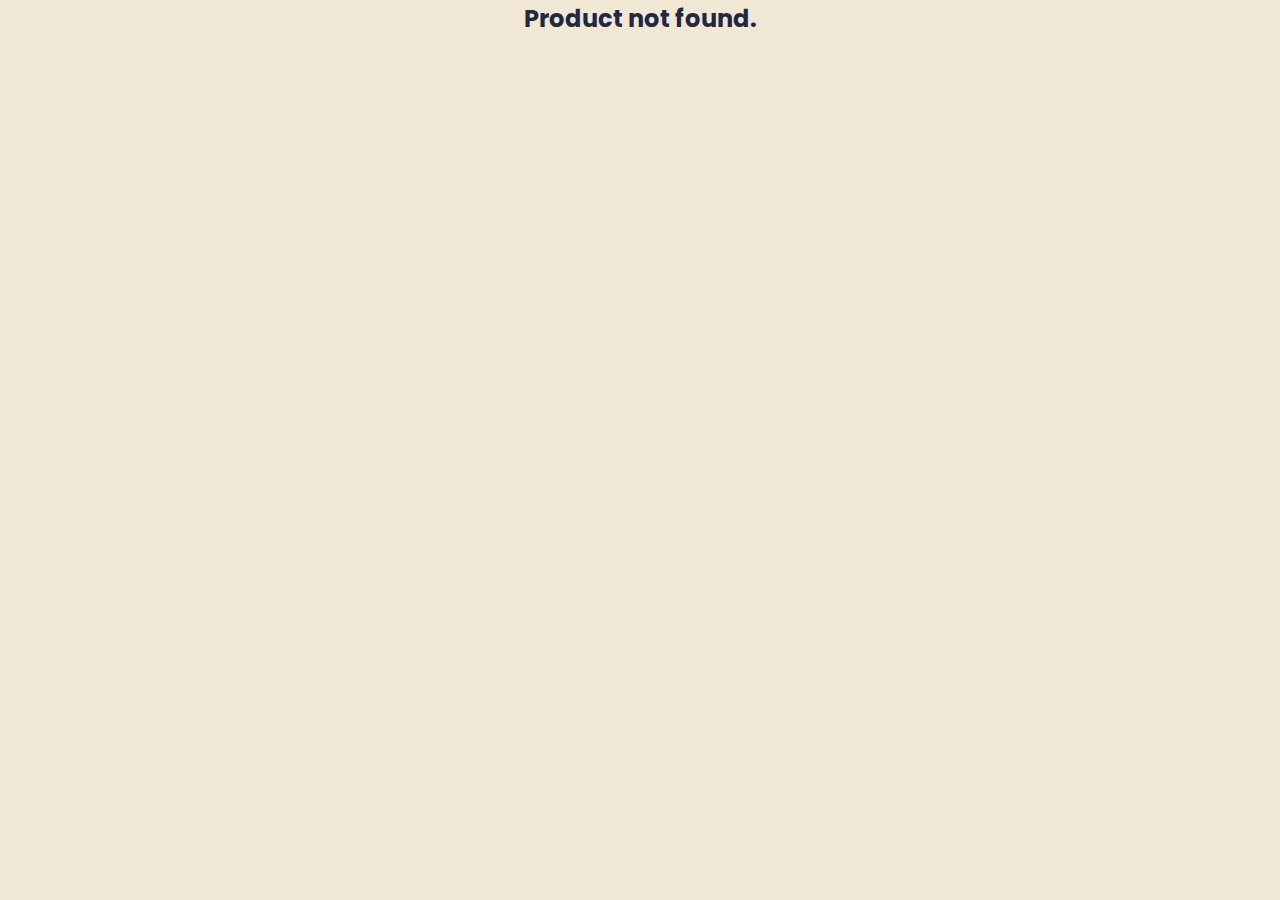
<file: product-details.html>
<!DOCTYPE html>
<html lang="en">
<head>
    <meta charset="UTF-8">
    <meta name="viewport" content="width=device-width, initial-scale=1.0">
    <title>Product Details - RefurbE Mart</title>
    <link rel="stylesheet" href="styles.css">
    <link href="https://fonts.googleapis.com/css2?family=Poppins:wght@300;400;500;600;700&display=swap" rel="stylesheet">
    <link rel="stylesheet" href="https://stackpath.bootstrapcdn.com/font-awesome/4.7.0/css/font-awesome.min.css">
</head>

<body>

<div class="container">
    <div class="navbar">
        <div class="logo">
            <a href="index.html"><img src="images/WEB-STICK-LOGO.png" width="75px"></a>
        </div>

        <nav>
            <ul id="MenuItems">
                <li><a href="index.html">Home</a></li>
                <li><a href="products.html">Products</a></li>
                <li><a href="about.html">About</a></li>
                <li><a href="contact.html">Contact</a></li>
                <li><a href="account.html">Account</a></li>
            </ul>
        </nav>

        <a href="cart.html"><img src="images/cart-logo.png" width="30px" height="30px"></a>
        <img src="images/menu.png" class="menu-icon" onclick="menutoggle()">
    </div>
</div>

<div class="small-container single-product">
    <div class="row">
        <div class="col-2">
            <img id="product-image" src="" width="100%">
            <div class="product-rating-container">
                <label>Rate</label>
                <div id="productRating" class="product-rating" data-rating="3.5">
                    <i class="fa fa-star-o" data-value="1"></i>
                    <i class="fa fa-star-o" data-value="2"></i>
                    <i class="fa fa-star-o" data-value="3"></i>
                    <i class="fa fa-star-o" data-value="4"></i>
                    <i class="fa fa-star-o" data-value="5"></i>
                </div>
                <span id="ratingValue">0/5</span>
            </div>
        </div>
        <div class="col-2">
            <h1 id="product-name"></h1>
            <h4 id="product-price"></h4>
            <p id="product-condition" style="margin:4px 0; font-weight:500;"></p>
            <p id="product-seller" style="margin-top:8px; font-weight:500;"></p>

            <button id="addToCartBtn" class="btn">Add to Cart</button>

            <h3>Product Description</h3>
            <p id="product-description">No description provided.</p>

            <h3>Seller Information</h3>
            <p id="product-seller" style="margin-top:6px; font-weight:500; line-height:1.5;"></p>
        </div>
    </div>
</div>

<div class="footer">
    <p class="copyright">Copyright 2025 - RefurbE Mart</p>
</div>

<script>
    var MenuItems = document.getElementById("MenuItems");
    if (MenuItems) MenuItems.style.maxHeight = "0px";

    function menutoggle() {
        if (MenuItems.style.maxHeight === "0px") {
            MenuItems.style.maxHeight = "200px";
        } else {
            MenuItems.style.maxHeight = "0px";
        }
    }

    document.addEventListener("DOMContentLoaded", () => {

        const urlParams = new URLSearchParams(window.location.search);
        const productId = urlParams.get("id");

        // Default products
        const defaultProducts = [
            { id: "p1", name: "Xiaomi Redmi Note 13", price: 2000, condition: "Good", image: "images/product-1.jpg", description: "A reliable refurbished smartphone." },
            { id: "p2", name: "Samsung Galaxy Folder 2", price: 750, condition: "Fair", image: "images/product-2.jpg", description: "Retro folding smartphone in fair condition." },
            { id: "p3", name: "Blackberry Classic", price: 800, condition: "Good", image: "images/product-3.jpg", description: "Iconic keyboard device for messaging lovers." },
            { id: "p4", name: "Nokia N95 Dual Sliding", price: 2800, condition: "Excellent", image: "images/product-4.jpg", description: "Collectible multimedia slider with camera controls." },
            { id: "p-mouse", name: "Refurbished Ball Mouse", price: 500, condition: "Fair", image: "images/gallery-1.jpg", description: "Perfect for retro PC enthusiasts." }
        ];

        // User-added + Seller-listed products
        const userProducts = JSON.parse(localStorage.getItem('refurbEProducts')) || [];
        const sellingProducts = JSON.parse(localStorage.getItem('refurbESellingProducts')) || [];

        // Combine all sources
        const allProducts = [...defaultProducts, ...userProducts, ...sellingProducts];

        // Find product
        const product = allProducts.find(p => p.id == productId);

        if (!product) {
            document.body.innerHTML = "<h2 style='text-align:center'>Product not found.</h2>";
            return;
        }

        // ✅ Fill product details
        document.getElementById("product-name").textContent = product.name;
        document.getElementById("product-price").textContent = "₱" + Number(product.price).toFixed(2);
        document.getElementById("product-condition").textContent = product.condition + " Condition";
        document.getElementById("product-image").src = product.image;
        document.getElementById("product-description").textContent = product.description || "No description provided.";

        // ⭐ Interactive Star Rating
        const stars = document.querySelectorAll('#productRating i');
        const ratingValue = document.getElementById('ratingValue');
        let currentRating = product.rating || 0;

        function updateStars(rating) {
            stars.forEach((star, index) => {
                const starValue = index + 1;

                star.classList.remove('fa-star', 'fa-star-half-o', 'fa-star-o', 'filled');
                if (rating >= starValue) {
                    star.classList.add('fa', 'fa-star', 'filled'); // full star gold
                } else if (rating + 0.5 >= starValue) {
                    star.classList.add('fa', 'fa-star-half-o', 'filled'); // half star gold
                } else {
                    star.classList.add('fa', 'fa-star-o'); // empty star gray
                }
            });
            ratingValue.textContent = rating + "/5";
        }

        // Initialize
        updateStars(currentRating);

        // Hover effect with half/full detection
        stars.forEach((star, index) => {
            star.addEventListener('mousemove', e => {
                const rect = star.getBoundingClientRect();
                const mouseX = e.clientX - rect.left;
                const ratingHover = mouseX < rect.width / 2 ? index + 0.5 : index + 1;
                updateStars(ratingHover);
            });
            
            star.addEventListener('mouseleave', () => updateStars(currentRating));

            star.addEventListener('click', e => {
                const rect = star.getBoundingClientRect();
                currentRating = e.clientX - rect.left < rect.width / 2 ? index + 0.5 : index + 1;
                ratingValue.textContent = currentRating + "/5";

                // Save rating in localStorage
                let storageKey = sellingProducts.some(p => p.id === product.id) ? "refurbESellingProducts" : "refurbEProducts";
                let targetArray = storageKey === "refurbESellingProducts" ? sellingProducts : userProducts;

                const idx = targetArray.findIndex(p => p.id === product.id);
                if (idx !== -1) {
                    targetArray[idx].rating = currentRating;
                    localStorage.setItem(storageKey, JSON.stringify(targetArray));
                }

                updateStars(currentRating);
            });
        });


        // ✅ Show Seller Info if product came from Seller Listing
        let sellerInfo = "";
        if (sellingProducts.some(p => p.id === product.id)) {
            sellerInfo = `
                Sold By: <b>${product.sellerName || "Private Seller"}</b><br>
                Contact: <b>${product.sellerContact || "Not Provided"}</b>
            `;
        } else {
            sellerInfo = `<i>This product is listed by RefurbE Mart.</i>`;
        }
        document.getElementById("product-seller").innerHTML = sellerInfo;


        // ✅ Add to Cart
        document.getElementById("addToCartBtn").onclick = function() {
            let cart = JSON.parse(localStorage.getItem("refurbECart")) || [];

            // Include seller details in cart
            cart.push({
                id: product.id,
                name: product.name,
                price: product.price,
                image: product.image,
                sellerName: product.sellerName || null,
                sellerContact: product.sellerContact || null
            });

            localStorage.setItem("refurbECart", JSON.stringify(cart));
            alert("Added to cart!");
        };



    });
</script>


</body>
</html>
</file>
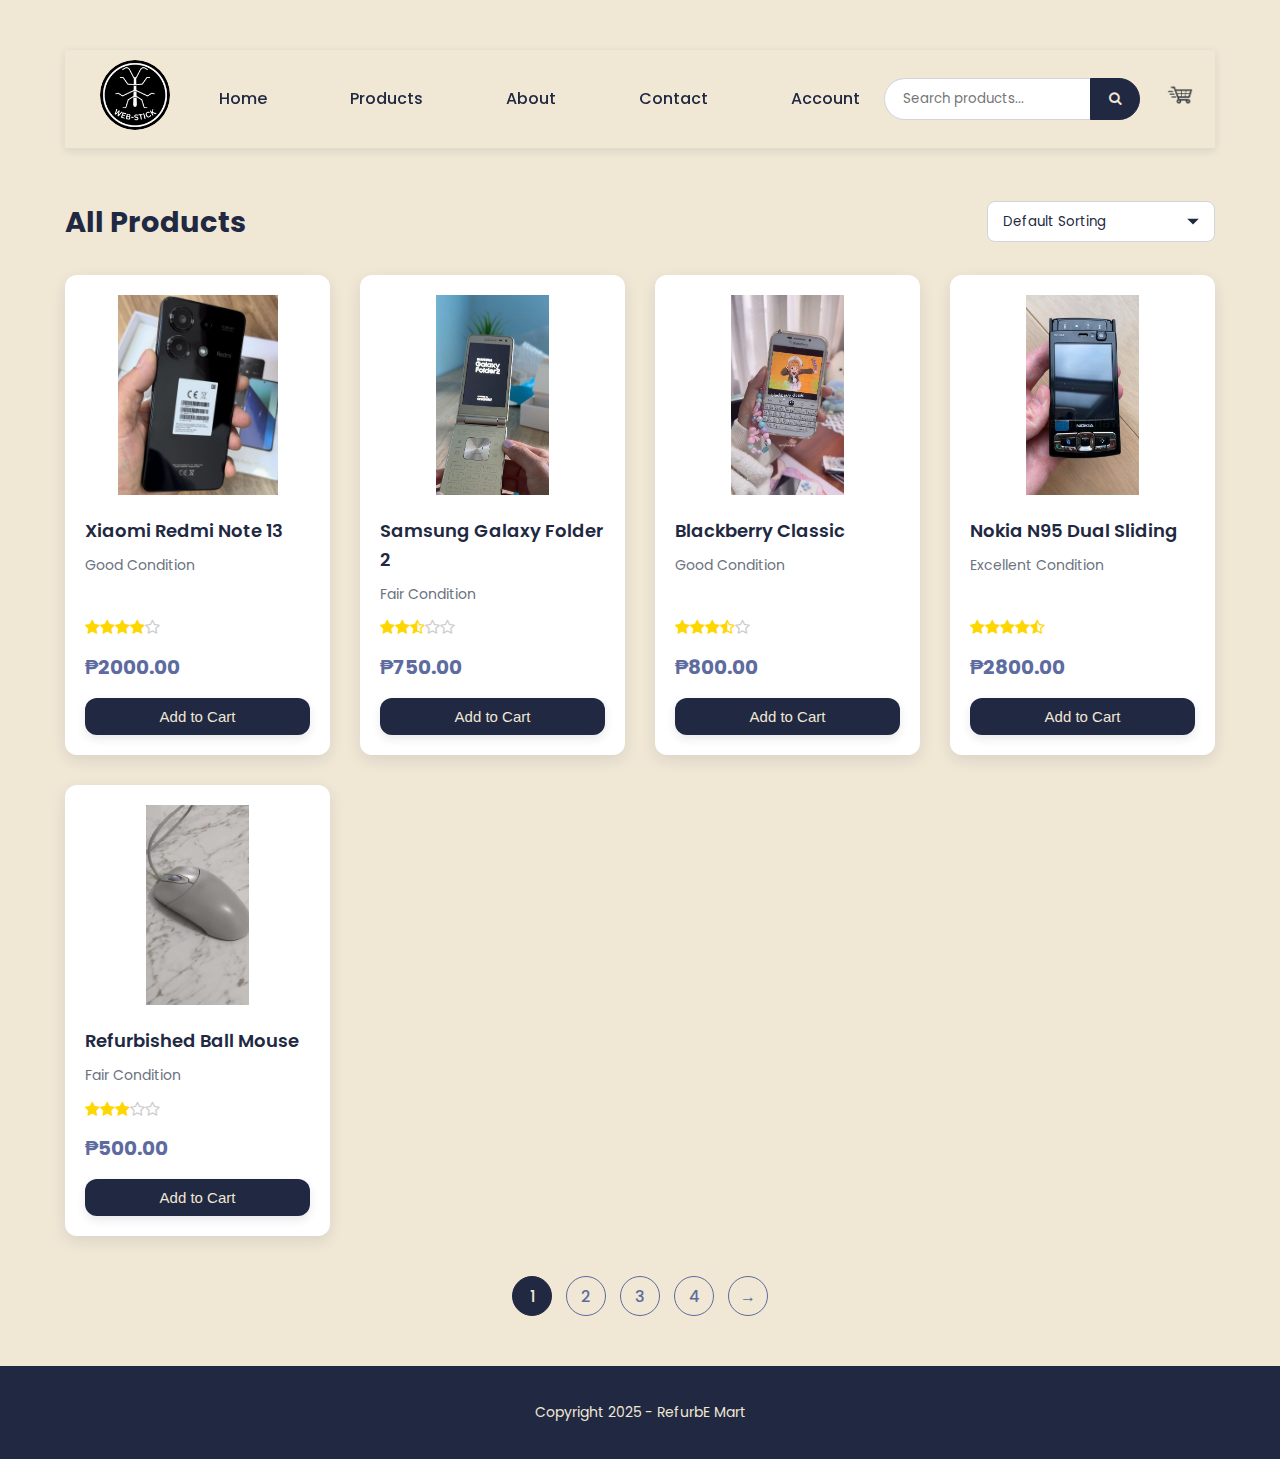
<file: products.html>
<!DOCTYPE html>
<html lang="en">
<head>
    <meta charset="UTF-8">
    <meta name="viewport" content="width=device-width, initial-scale=1.0">
    <title>All Products - RefurbE Mart</title>
    <link rel="stylesheet" href="styles.css">
    <link href="https://fonts.googleapis.com/css2?family=Poppins:wght@300;400;500;600;700&display=swap" rel="stylesheet">
    <link rel="stylesheet" href="https://stackpath.bootstrapcdn.com/font-awesome/4.7.0/css/font-awesome.min.css">
</head>
<body class="products-page">
    <div class="container">
        <div class="navbar">
            <div class="logo">
                <a href="index.html"><img src="images/WEB-STICK-LOGO.png" width="75px"></a>
            </div>

            <nav>
                <ul id="MenuItems">
                    <li><a href="index.html">Home</a></li>
                    <li><a href="products.html">Products</a></li>
                    <li><a href="about.html">About</a></li>
                    <li><a href="contact.html">Contact</a></li>
                    <li><a href="account.html">Account</a></li>
                </ul>
            </nav>

            <div class="search-bar">
                <form action="products.html" method="GET">
                    <input type="text" placeholder="Search products..." name="q" id="navSearchInput">
                    <button type="submit"><i class="fa fa-search"></i></button>
                </form>
            </div>

            <a href="cart.html"><img src="images/cart-logo.png" width="30px" height="30px" alt="Cart Logo"></a>
            <img src="images/menu.png" class="menu-icon" onclick="menutoggle()" alt="Menu Icon">
        </div>
    </div>

    <div class="container">
        <div class="row-2">
            <h2>All Products</h2>
            <select>
                <option value="">Default Sorting</option>
                <option value="">Sort by Price: Low to High</option>
                <option value="">Sort by Price: High to Low</option>
                <option value="">Sort by Popularity</option>
                <option value="">Sort by Rating</option>
            </select>
        </div>

        <div class="product-grid">
            <div class="product-card">
                <a href="product-details.html?id=p1"><img src="images/product-1.jpg" alt="Xiaomi Redmi Note 13"></a>
                <div class="info">
                    <h4><a href="product-details.html?id=p1">Xiaomi Redmi Note 13</a></h4>
                    <p>Good Condition</p>
                    <div class="rating">
                        <i class="fa fa-star"></i><i class="fa fa-star"></i><i class="fa fa-star"></i><i class="fa fa-star"></i><i class="fa fa-star-o"></i>
                    </div>
                    <div class="price">₱2000.00</div>
                    <button class="btn btn-add-to-cart" data-id="p1" data-name="Xiaomi Redmi Note 13" data-price="2000.00" data-image="images/product-1.jpg">Add to Cart</button>
                </div>
            </div>

            <div class="product-card">
                <a href="product-details.html?id=p2"><img src="images/product-2.jpg" alt="Samsung Galaxy Folder 2"></a>
                <div class="info">
                    <h4><a href="product-details.html?id=p2">Samsung Galaxy Folder 2</a></h4>
                    <p>Fair Condition</p>
                    <div class="rating">
                        <i class="fa fa-star"></i><i class="fa fa-star"></i><i class="fa fa-star-half-o"></i><i class="fa fa-star-o"></i><i class="fa fa-star-o"></i>
                    </div>
                    <div class="price">₱750.00</div>
                    <button class="btn btn-add-to-cart" data-id="p2" data-name="Samsung Galaxy Folder 2" data-price="750.00" data-image="images/product-2.jpg">Add to Cart</button>
                </div>
            </div>

            <div class="product-card">
                <a href="product-details.html?id=p3"><img src="images/product-3.jpg" alt="Blackberry Classic"></a>
                <div class="info">
                    <h4><a href="product-details.html?id=p3">Blackberry Classic</a></h4>
                    <p>Good Condition</p>
                    <div class="rating">
                        <i class="fa fa-star"></i><i class="fa fa-star"></i><i class="fa fa-star"></i><i class="fa fa-star-half-o"></i><i class="fa fa-star-o"></i>
                    </div>
                    <div class="price">₱800.00</div>
                    <button class="btn btn-add-to-cart" data-id="p3" data-name="Blackberry Classic" data-price="800.00" data-image="images/product-3.jpg">Add to Cart</button>
                </div>
            </div>

            <div class="product-card">
                <a href="product-details.html?id=p4"><img src="images/product-4.jpg" alt="Nokia N95"></a>
                <div class="info">
                    <h4><a href="product-details.html?id=p4">Nokia N95 Dual Sliding</a></h4>
                    <p>Excellent Condition</p>
                    <div class="rating">
                        <i class="fa fa-star"></i><i class="fa fa-star"></i><i class="fa fa-star"></i><i class="fa fa-star"></i><i class="fa fa-star-half-o"></i>
                    </div>
                    <div class="price">₱2800.00</div>
                    <button class="btn btn-add-to-cart" data-id="p4" data-name="Nokia N95 Dual Sliding" data-price="2800.00" data-image="images/product-4.jpg">Add to Cart</button>
                </div>
            </div>

            <div class="product-card">
                <a href="product-details.html?id=p-mouse"><img src="images/gallery-1.jpg" alt="Refurbished Ball Mouse"></a>
                <div class="info">
                    <h4><a href="product-details.html?id=p5">Refurbished Ball Mouse</a></h4>
                    <p>Fair Condition</p>
                    <div class="rating">
                        <i class="fa fa-star"></i><i class="fa fa-star"></i><i class="fa fa-star"></i><i class="fa fa-star-o"></i><i class="fa fa-star-o"></i>
                    </div>
                    <div class="price">₱500.00</div>
                    <button class="btn btn-add-to-cart" data-id="p-mouse" data-name="Refurbished Ball Mouse" data-price="500.00" data-image="images/gallery-1.jpg">Add to Cart</button>
                </div>
            </div>

        </div>

        <div class="page-btn">
            <span class="active">1</span>
            <span>2</span>
            <span>3</span>
            <span>4</span>
            <span>&#8594;</span>
        </div>
    </div>

    <div class="footer">
        <p class="copyright">Copyright 2025 - RefurbE Mart</p>
    </div>

    <!--
    UPDATED: Kept a single menutoggle() script and removed duplicates.
    This script controls the mobile menu open/close by toggling maxHeight.
    -->
    <script>
        var MenuItems = document.getElementById("MenuItems");
        if (MenuItems) MenuItems.style.maxHeight = "0px";

        function menutoggle(){
            if (!MenuItems) return;
            if(MenuItems.style.maxHeight === "0px" || MenuItems.style.maxHeight === "") {
                MenuItems.style.maxHeight = "200px";
            } else {
                MenuItems.style.maxHeight = "0px";
            }
        }
    </script>

    <!--
    UPDATED: Load any user-added products from localStorage once on DOMContentLoaded.
    Removed duplicate insert logic and ensured this runs only once.
    -->

    <script>
        document.addEventListener('DOMContentLoaded', () => {
            // Default products already shown in your HTML:
            const defaultProducts = [];

            // User-added products from add-product page
            const userProducts = JSON.parse(localStorage.getItem('refurbEProducts')) || [];

            // Seller-listed products from Selling tab in cart.html
            const sellingProducts = JSON.parse(localStorage.getItem('refurbESellingProducts')) || [];

            // ✅ Combine everything
            const allProducts = [...userProducts, ...sellingProducts];

            const productGrid = document.querySelector('.product-grid');
            if (!productGrid) return;

            allProducts.forEach(product => {
                const productCardHTML = `
                    <div class="product-card">
                        <a href="product-details.html?id=${product.id}">
                            <img src="${product.image}" alt="${product.name}">
                        </a>
                        <div class="info">
                            <h4><a href="product-details.html?id=${product.id}">${product.name}</a></h4>
                            <p>${product.condition} Condition</p>
                            <div class="rating">
                                <i class="fa fa-star-o"></i>
                                <i class="fa fa-star-o"></i>
                                <i class="fa fa-star-o"></i>
                                <i class="fa fa-star-o"></i>
                                <i class="fa fa-star-o"></i>
                            </div>
                            <div class="price">₱${Number(product.price).toFixed(2)}</div>
                            <button class="btn btn-add-to-cart"
                                    data-id="${product.id}"
                                    data-name="${product.name}"
                                    data-price="${product.price}"
                                    data-image="${product.image}">
                                Add to Cart
                            </button>
                        </div>
                    </div>
                `;
                productGrid.insertAdjacentHTML('beforeend', productCardHTML);
            });
            // Function to render stars based on saved rating
            function renderStars(rating, container) {
                const stars = container.querySelectorAll('i');
                stars.forEach((star, index) => {
                    star.classList.remove('fa-star', 'fa-star-half-o', 'fa-star-o', 'filled');
                    const starValue = index + 1;
                    if (rating >= starValue) {
                        star.classList.add('fa', 'fa-star', 'filled');
                    } else if (rating + 0.5 >= starValue) {
                        star.classList.add('fa', 'fa-star-half-o', 'filled');
                    } else {
                        star.classList.add('fa', 'fa-star-o');
                    }
                });
            }

            // Apply saved ratings to product cards
            // Apply saved ratings or keep existing stars, just make them gold
            document.querySelectorAll('.product-card').forEach(card => {
                const ratingDiv = card.querySelector('.rating');
                const stars = ratingDiv.querySelectorAll('i');

                stars.forEach(star => {
                    // If star is full or half, add 'filled' class for gold
                    if (star.classList.contains('fa-star') || star.classList.contains('fa-star-half-o')) {
                        star.classList.add('filled');
                    }
                });

                // If the product has a saved rating, overwrite stars
                const id = card.querySelector('.btn-add-to-cart').dataset.id;
                const allProductsWithRatings = [...userProducts, ...sellingProducts];
                const product = allProductsWithRatings.find(p => p.id === id);
                if (product && product.rating !== undefined) {
                    renderStars(product.rating, ratingDiv);
                }
            });
        });
    </script>


    <script src="cart.js"></script>

    <script>
    document.addEventListener('DOMContentLoaded', () => {
        // Attach dynamic links after products are rendered
        document.querySelectorAll(".product-card .btn-add-to-cart").forEach(button => {
            const productId = button.dataset.id;
            const card = button.closest(".product-card");
            const link = card.querySelector("a");
            if (link) {
                link.href = `product-details.html?id=${productId}`;
            }
        });
    });
    </script>

    <script>
        document.getElementById("searchInput").addEventListener("input", function() {
            const searchValue = this.value.toLowerCase();
            document.querySelectorAll(".product-card").forEach(card => {
                const name = card.querySelector("h4").textContent.toLowerCase();
                card.style.display = name.includes(searchValue) ? "" : "none";
            });
        });
    </script>


</body>
</html>
</file>
<file: styles.css>
/* =========================================================
   GLOBAL RESET & BASE STYLES (Midnight Indigo & Vanilla Cream)
========================================================= */
* {
  margin: 0;
  padding: 0;
  box-sizing: border-box;
}

:root {
  --primary-color: #212842; /* Midnight Indigo */
  --secondary-color: #f0e7d5; /* Vanilla Cream */
  --accent-color: #5d6b9f; /* A lighter indigo for accents/hover */
  --text-color-dark: #212842;
  --text-color-light: #f0e7d5;
  --text-color-medium: #6b7280; /* Neutral grey */
  --border-color: #d1d5db; /* Light grey border */
  --shadow-color: rgba(33, 40, 66, 0.1); /* Indigo-tinted shadow */
  --radius-small: 8px;
  --radius-medium: 12px;
  --transition-speed: 0.3s ease;
}

body {
  font-family: 'Poppins', sans-serif;
  line-height: 1.6;
  background-color: var(--secondary-color); /* Vanilla Cream background */
  color: var(--text-color-dark);
}

a {
  text-decoration: none;
  color: var(--accent-color);
  transition: color var(--transition-speed);
}

a:hover {
  color: var(--primary-color);
}

.container {
  max-width: 1200px;
  margin: 50px auto;
  padding: 0 25px;
}

.small-container { /* Kept for compatibility */
    max-width: 1080px;
    margin: auto;
    padding: 0 25px;
}

.row {
    display: flex;
    align-items: center;
    flex-wrap: wrap;
    justify-content: space-around;
}

.col-2 {
    flex-basis: 50%;
    min-width: 300px;
}
.col-2 img {
    max-width: 100%;
    padding: 50px 0;
}

.btn {
    display: inline-block;
    background: var(--primary-color);
    color: var(--text-color-light);
    padding: 12px 30px;
    margin: 20px 0;
    border-radius: var(--radius-medium);
    transition: background var(--transition-speed);
    border: none;
    cursor: pointer;
    font-weight: 500;
    box-shadow: 0 4px 10px var(--shadow-color);
}

.btn:hover {
    background: var(--accent-color);
    box-shadow: 0 6px 15px rgba(33, 40, 66, 0.2);
}

.title {
    text-align: center;
    font-size: 2.2rem;
    font-weight: 600;
    margin: 0 auto 50px;
    position: relative;
    line-height: 60px;
    color: var(--primary-color);
}
.title::after {
    content: '';
    background: var(--accent-color);
    width: 80px;
    height: 5px;
    border-radius: 5px;
    position: absolute;
    bottom: 0;
    left: 50%;
    transform: translateX(-50%);
}


/* =========================================================
   NAVBAR
========================================================= */
.navbar {
  display: flex;
  align-items: center;
  justify-content: space-between;
  flex-wrap: wrap;
  padding: 10px 20px;
  background: var(--secondary-color);
  border-bottom: 1px solid #e0dec6; /* Darker cream border */
  box-shadow: 0 2px 8px var(--shadow-color);
  position: sticky;
  top: 0;
  z-index: 999;
}

.logo img {
  width: 70px;
  border-radius: 50%;
  object-fit: cover;
}

.navbar .search-bar {
    display: flex;
    flex: 1;
    max-width: 400px;
    margin: 0 20px;
}
.navbar .search-bar form {
    display: flex;
    width: 100%;
}
.navbar .search-bar input {
    width: 100%;
    border: 1px solid var(--border-color);
    border-right: none;
    padding: 10px 18px;
    border-radius: 30px 0 0 30px;
    outline: none;
    font-family: 'Poppins', sans-serif;
    background: #fff;
    color: var(--text-color-dark);
}
.navbar .search-bar button {
    border: 1px solid var(--primary-color);
    background: var(--primary-color);
    color: var(--text-color-light);
    padding: 0 18px;
    cursor: pointer;
    border-radius: 0 30px 30px 0;
    transition: background var(--transition-speed), border-color var(--transition-speed);
}
.navbar .search-bar button:hover {
    background: var(--accent-color);
    border-color: var(--accent-color);
}


nav {
    flex: 1;
    text-align: right;
}

nav ul {
  list-style: none;
  display: inline-block;
  margin-right: 20px;
}

nav ul li {
    display: inline-block;
    margin-left: 20px;
}

nav ul li a {
  font-weight: 500;
  color: var(--text-color-dark);
  padding: 8px 14px;
  border-radius: var(--radius-small);
  transition: background var(--transition-speed), color var(--transition-speed);
}

nav ul li a:hover {
  background: var(--primary-color);
  color: var(--text-color-light);
}

.menu-icon {
    width: 28px;
    margin-left: 20px;
    display: none;
    cursor: pointer;
}


/* =========================================================
   HOMEPAGE HERO SECTION
========================================================= */
.header {
    background: radial-gradient(#fff, var(--secondary-color)); /* White to Cream */
    padding-bottom: 50px;
}

.hero-content {
    margin-top: 80px;
    text-align: left;
}

.hero-content h1 {
    font-size: 56px;
    line-height: 1.2;
    margin-bottom: 20px;
    color: var(--primary-color);
    font-weight: 700;
}

.hero-content p {
    font-size: 18px;
    color: var(--text-color-medium);
    margin-bottom: 30px;
    max-width: 500px;
}

.hero-content .btn {
    font-size: 18px;
    padding: 14px 35px;
    margin-top: 10px;
}

.hero-content .col-2 img {
    max-width: 100%;
    padding: 0;
    border-radius: var(--radius-medium);
    box-shadow: 0 8px 25px var(--shadow-color);
}

/* =========================================================
   PRODUCT GRID & CARDS
========================================================= */
.product-grid {
    display: grid;
    grid-template-columns: repeat(auto-fit, minmax(250px, 1fr));
    gap: 30px;
    margin-top: 30px;
}

.product-card {
    background: #fff;
    border-radius: var(--radius-medium);
    box-shadow: 0 5px 15px var(--shadow-color);
    padding: 20px;
    text-align: center;
    transition: transform var(--transition-speed), box-shadow var(--transition-speed);
    display: flex;
    flex-direction: column;
    justify-content: space-between;
}

.product-card:hover {
    transform: translateY(-8px);
    box-shadow: 0 10px 25px rgba(33, 40, 66, 0.2);
}

.product-card img {
    width: 100%;
    height: 200px; /* Fixed height for consistency */
    object-fit: contain; /* Show entire image without cropping */
    border-radius: var(--radius-small);
    margin-bottom: 15px;
    transition: transform var(--transition-speed);
}
.product-card:hover img {
    transform: scale(1.05);
}

.product-card .info {
    text-align: left;
    display: flex;
    flex-direction: column;
    flex-grow: 1; /* Allow info section to grow */
}

.product-card h4 {
    font-size: 18px;
    font-weight: 600;
    color: var(--primary-color);
    margin-bottom: 8px;
}
.product-card h4 a {
    color: var(--primary-color);
}
.product-card h4 a:hover {
    color: var(--accent-color);
}

.product-card .info p {
    font-size: 14px;
    color: var(--text-color-medium);
    margin-bottom: 10px;
    flex-grow: 1; /* Allow description to push price/button down */
}

.product-card .rating {
    color: #ffc107; /* Gold color for stars */
    margin-bottom: 10px;
}

.product-card .price {
    font-size: 20px;
    font-weight: 700;
    color: var(--accent-color);
    margin-bottom: 15px;
}

.product-card .btn {
    width: 100%;
    padding: 10px;
    font-size: 15px;
    margin: 0;
    align-self: flex-end; /* Stick button to bottom of info box */
}


/* =========================================================
   PRODUCTS LISTING PAGE SPECIFIC STYLES
========================================================= */

/* Sorting Dropdown Row */
.row-2 {
    display: flex;
    justify-content: space-between;
    align-items: center;
    margin: 30px 0 20px 0;
}
.row-2 h2 {
    margin: 0;
    color: var(--primary-color);
    font-size: 1.8rem;
}
.row-2 select {
    padding: 10px 40px 10px 15px;
    border: 1px solid var(--border-color);
    border-radius: var(--radius-small);
    font-family: 'Poppins', sans-serif;
    background: #fff;
    color: var(--text-color-dark);
    appearance: none; /* Remove default arrow */
    background-image: url('data:image/svg+xml;charset=US-ASCII,%3Csvg%20xmlns%3D%22http%3A%2F%2Fwww.w3.org%2F2000%2Fsvg%22%20width%3D%22292.4%22%20height%3D%22292.4%22%3E%3Cpath%20fill%3D%22%23212842%22%20d%3D%22M287%2069.4L146.2%20210.1L5.4%2069.4z%22%2F%3E%3C%2Fsvg%3E');
    background-repeat: no-repeat;
    background-position: right 15px center;
    background-size: 12px;
    cursor: pointer;
}

/* Pagination Buttons */
.page-btn {
    text-align: center;
    margin: 40px 0;
}
.page-btn span {
    display: inline-block;
    width: 40px;
    height: 40px;
    line-height: 40px;
    border: 1px solid var(--accent-color);
    color: var(--accent-color);
    margin: 0 5px;
    cursor: pointer;
    border-radius: 50%;
    transition: background var(--transition-speed), color var(--transition-speed), border-color var(--transition-speed);
    font-weight: 500;
}
.page-btn span:hover,
.page-btn span.active {
    background: var(--primary-color);
    color: var(--text-color-light);
    border-color: var(--primary-color);
}


/* =========================================================
   ACCOUNT PAGE
========================================================= */
.account-page {
    padding: 50px 0;
    background: radial-gradient(#fff, var(--secondary-color));
}

.form-container {
    background: #fff;
    width: 380px; /* Slightly wider for better spacing */
    height: 500px; /* Slightly taller */
    position: relative;
    text-align: center;
    padding: 25px 0;
    margin: auto;
    box-shadow: 0 10px 30px var(--shadow-color);
    border-radius: var(--radius-medium);
    overflow: hidden;
}

.form-container .form-btn {
    display: inline-block;
    position: relative;
    margin-bottom: 25px;
}

.form-container span {
    font-weight: 600;
    padding: 0 20px; /* More padding for bigger hit area */
    color: var(--text-color-medium);
    cursor: pointer;
    width: 110px;
    display: inline-block;
}

#Indicator {
    width: 110px; /* Adjusted for new padding */
    height: 4px;
    background: var(--primary-color);
    border: none;
    border-radius: 2px;
    transition: transform var(--transition-speed);
    margin-top: 8px;
    transform: translateX(0px);
}

.form-container form {
    max-width: 320px; /* Wider forms */
    padding: 0 30px;
    position: absolute;
    top: 100px; /* Position forms below the toggle */
    width: 100%;
    left: 0;
    right: 0;
    margin: auto;
    transition: transform var(--transition-speed);
}

.form-group {
    margin-bottom: 18px;
    text-align: left;
}
.form-group label {
    display: block;
    margin-bottom: 6px;
    font-weight: 500;
    font-size: 14px;
    color: var(--text-color-dark);
}
.form-container input {
    width: 100%;
    padding: 12px 15px;
    border: 1px solid var(--border-color);
    border-radius: var(--radius-small);
    font-family: 'Poppins', sans-serif;
    background: var(--secondary-color); /* Cream input background */
    color: var(--text-color-dark);
    font-size: 15px;
}

.form-container input:focus {
    outline: none;
    border-color: var(--accent-color);
    background: #fff;
    box-shadow: 0 0 0 3px rgba(93, 107, 159, 0.2); /* Subtle focus ring */
}

.form-container form .btn {
    width: 100%;
    margin-top: 15px;
    padding: 12px;
}

.form-container form a {
    font-size: 14px;
    display: block;
    margin-top: 20px;
    color: var(--text-color-medium);
}
.form-container form a:hover {
    color: var(--accent-color);
}

/* Initial positions for forms */
#LoginForm {
    transform: translateX(0px);
}
#RegForm {
    transform: translateX(380px); /* Start off-screen (match form-container width) */
}


/* =========================================================
   CART, SELL, ORDERS TABS
========================================================= */
.tabs-container {
    margin: 40px auto;
    max-width: 1080px;
    padding: 0 25px;
}

.tabs {
    display: flex;
    border-bottom: 1px solid var(--border-color);
    margin-bottom: 0; /* Remove bottom margin */
}

.tab {
    padding: 14px 28px;
    cursor: pointer;
    background: transparent; /* Transparent inactive */
    border: 1px solid transparent;
    border-bottom: none;
    margin-right: 8px;
    border-radius: var(--radius-small) var(--radius-small) 0 0;
    font-weight: 500;
    color: var(--text-color-medium);
    transition: background var(--transition-speed), color var(--transition-speed);
    position: relative;
    top: 1px; /* Align with bottom border */
}

.tab:hover:not(.active) {
    background: #e6e0d3; /* Slightly darker cream */
    color: var(--primary-color);
}

.tab.active {
    background: #fff; /* Active tab is pure white */
    border-color: var(--border-color);
    border-bottom: 1px solid #fff; /* Overlap border */
    font-weight: 600;
    color: var(--primary-color);
}

.tab-content {
    display: none;
    padding: 25px;
    border: 1px solid var(--border-color);
    /* border-top: none; (Handled by active tab) */
    background: #fff;
    border-radius: 0 var(--radius-medium) var(--radius-medium) var(--radius-medium);
    box-shadow: 0 5px 15px var(--shadow-color);
}

.tab-content.active {
    display: block;
}


/* =========================================================
   SELL FORM
========================================================= */
.sell-form, .orders-container {
    max-width: 800px;
    margin: 0 auto;
}

.sell-form h2, .orders-container h2 {
    color: var(--primary-color);
    margin-bottom: 15px;
}
.sell-form p, .orders-container p {
    color: var(--text-color-medium);
    margin-bottom: 25px;
}

.form-group input,
.form-group textarea,
.form-group select {
    width: 100%;
    padding: 12px 15px;
    border: 1px solid var(--border-color);
    border-radius: var(--radius-small);
    font-family: 'Poppins', sans-serif;
    background: var(--secondary-color);
    color: var(--text-color-dark);
    font-size: 15px;
    appearance: none; /* For selects */
}
.form-group select {
    background-image: url('data:image/svg+xml;charset=US-ASCII,%3Csvg%20xmlns%3D%22http%3A%2F%2Fwww.w3.org%2F2000%2Fsvg%22%20width%3D%22292.4%22%20height%3D%22292.4%22%3E%3Cpath%20fill%3D%22%23212842%22%20d%3D%22M287%2069.4L146.2%20210.1L5.4%2069.4z%22%2F%3E%3C%2Fsvg%3E');
    background-repeat: no-repeat;
    background-position: right 15px center;
    background-size: 12px;
}

.form-group textarea {
    min-height: 120px;
    resize: vertical;
}

.form-group input:focus,
.form-group textarea:focus,
.form-group select:focus {
    outline: none;
    border-color: var(--accent-color);
    background: #fff;
    box-shadow: 0 0 0 3px rgba(93, 107, 159, 0.2);
}


.upload-area {
    border: 2px dashed var(--border-color);
    padding: 30px;
    text-align: center;
    margin-bottom: 15px;
    cursor: pointer;
    border-radius: var(--radius-small);
    transition: border-color var(--transition-speed), background-color var(--transition-speed);
    background: #fcfaf7; /* Lighter cream */
}

.upload-area:hover {
    border-color: var(--accent-color);
    background-color: rgba(93, 107, 159, 0.05); /* Lighter accent tint */
}
.upload-area .fa {
    color: var(--accent-color);
    font-size: 36px;
    margin-bottom: 10px;
}
.upload-area p {
    color: var(--text-color-medium);
    margin: 0;
}

#image-preview {
    display: flex;
    flex-wrap: wrap;
    gap: 10px;
    margin-top: 15px;
}

#image-preview img {
    width: 100px;
    height: 100px;
    object-fit: cover;
    border-radius: var(--radius-small);
    border: 1px solid var(--border-color);
    box-shadow: 0 2px 5px rgba(0,0,0,0.05);
}


/* =========================================================
   ORDERS TAB
========================================================= */
.order-filters {
    margin-bottom: 25px;
    display: flex;
    flex-wrap: wrap;
    gap: 10px;
}

.order-filters .btn {
    margin: 0;
    padding: 8px 18px;
    font-size: 14px;
    background: #e9ecef; /* Neutral grey for inactive */
    color: var(--text-color-medium);
    border-radius: var(--radius-medium);
    box-shadow: none;
}
.order-filters .btn.active,
.order-filters .btn:hover {
    background: var(--primary-color);
    color: var(--text-color-light);
    box-shadow: 0 2px 8px var(--shadow-color);
}

.order-item {
    border: 1px solid var(--border-color);
    border-radius: var(--radius-medium);
    padding: 20px;
    margin-bottom: 15px;
    display: flex;
    justify-content: space-between;
    align-items: center;
    background: #fff;
    box-shadow: 0 3px 10px rgba(0,0,0,0.05);
    transition: box-shadow var(--transition-speed);
}
.order-item:hover {
    box-shadow: 0 5px 15px var(--shadow-color);
}

.order-details {
    display: flex;
    align-items: center;
    flex: 3; /* More space for details */
}

.order-image {
    width: 80px;
    height: 80px;
    object-fit: cover;
    margin-right: 20px;
    border-radius: var(--radius-small);
    border: 1px solid var(--border-color);
}

.order-info {
    flex: 1;
}
.order-info h3 {
    font-size: 18px;
    margin-bottom: 8px;
    color: var(--primary-color);
}
.order-info p {
    font-size: 14px;
    color: var(--text-color-medium);
    line-height: 1.5;
    margin-bottom: 0; /* Override default p margin */
}

.order-status {
    flex: 1;
    text-align: right;
    font-weight: 600;
    font-size: 16px;
}

.status-delivered { color: #28a745; } /* Green */
.status-processing { color: #fd7e14; } /* Orange */
.status-shipped { color: #007bff; } /* Blue */


/* =========================================================
   CART TABLE
========================================================= */
.cart-page {
    margin: 0 auto; /* Remove top margin, handled by tab content */
}

table {
    width: 100%;
    border-collapse: collapse;
    background: #fff;
    border-radius: var(--radius-medium);
    overflow: hidden; /* For rounded corners */
    box-shadow: 0 5px 15px var(--shadow-color);
}

th {
    text-align: left;
    padding: 15px 10px;
    color: var(--text-color-light);
    background: var(--primary-color);
    font-weight: 600;
    font-size: 15px;
}
th:first-child { border-top-left-radius: var(--radius-medium); }
th:last-child { border-top-right-radius: var(--radius-medium); }


td {
    padding: 15px 10px;
    border-bottom: 1px solid var(--border-color);
    vertical-align: middle;
    color: var(--text-color-dark);
}
tr:last-child td {
    border-bottom: none; /* No border on last row */
}

.cart-info {
    display: flex;
    flex-wrap: wrap;
    align-items: center;
}
.cart-info img {
    width: 90px;
    height: 90px;
    margin-right: 20px;
    border-radius: var(--radius-small);
    object-fit: cover;
    border: 1px solid var(--border-color);
}
.cart-info p {
    margin-bottom: 5px;
    font-weight: 500;
    color: var(--primary-color);
}
.cart-info small {
    color: var(--text-color-medium);
    font-size: 13px;
}
.cart-info a {
    color: var(--accent-color);
    font-size: 13px;
    margin-top: 5px;
    display: block;
}
.cart-info a:hover {
    text-decoration: underline;
    color: var(--primary-color);
}

td input {
    width: 60px;
    height: 38px;
    padding: 8px;
    text-align: center;
    border: 1px solid var(--border-color);
    border-radius: var(--radius-small);
    font-family: 'Poppins', sans-serif;
    background: var(--secondary-color);
    color: var(--text-color-dark);
}
td input:focus {
    outline: none;
    border-color: var(--accent-color);
    box-shadow: 0 0 0 2px rgba(93, 107, 159, 0.1);
}

.total-price {
    display: flex;
    justify-content: flex-end;
    margin-top: 30px;
}
.total-price table {
    border-top: 3px solid var(--primary-color);
    width: 100%;
    max-width: 400px;
    background: #fff;
    box-shadow: 0 5px 15px var(--shadow-color);
    border-radius: var(--radius-medium);
    overflow: hidden;
}
.total-price td:last-child {
    text-align: right;
    font-weight: 600;
    color: var(--primary-color);
}
.total-price td {
    border: none;
    border-bottom: 1px solid #eee;
    padding: 12px 10px;
}
.total-price tr:last-child td {
    border-bottom: none;
    font-size: 18px;
    font-weight: 700;
}

.order-btn {
    text-align: right;
    margin-top: 20px;
}
.order-btn .btn {
    padding: 12px 40px;
    margin: 0;
}


/* =========================================================
   PAYMENT MODAL
========================================================= */
.modal {
  display: none;
  position: fixed;
  z-index: 1000;
  left: 0;
  top: 0;
  width: 100%;
  height: 100%;
  overflow: auto;
  background-color: rgba(0, 0, 0, 0.6);
  opacity: 0;
  transition: opacity var(--transition-speed);
}

.modal.show {
  display: flex; /* Use flex to center content */
  align-items: center;
  justify-content: center;
  opacity: 1;
}

.modal-content {
  background-color: #fff;
  padding: 30px;
  border: 1px solid var(--border-color);
  width: 90%;
  max-width: 500px;
  border-radius: var(--radius-medium);
  box-shadow: 0 15px 40px rgba(0, 0, 0, 0.2);
  position: relative;
  transform: translateY(-30px);
  transition: transform var(--transition-speed), opacity var(--transition-speed);
  opacity: 0;
}

.modal.show .modal-content {
    transform: translateY(0);
    opacity: 1;
}

/* Animation for closing */
.modal.closing {
    opacity: 0;
}
.modal.closing .modal-content {
    transform: translateY(-30px);
    opacity: 0;
}

.close {
  color: var(--text-color-medium);
  position: absolute;
  right: 20px;
  top: 15px;
  font-size: 32px;
  font-weight: bold;
  cursor: pointer;
  transition: color var(--transition-speed);
}
.close:hover,
.close:focus {
  color: var(--primary-color);
}

.modal-content h2 {
    text-align: center;
    margin-bottom: 25px;
    color: var(--primary-color);
    font-weight: 600;
}
.payment-options h3 {
    margin-top: 25px;
    margin-bottom: 12px;
    font-weight: 500;
    border-bottom: 1px solid var(--border-color);
    padding-bottom: 8px;
    color: var(--primary-color);
}

button.cod {
    width: 100%;
    background: var(--accent-color);
    margin-top: 0;
    margin-bottom: 15px;
    box-shadow: 0 4px 10px rgba(93, 107, 159, 0.2);
}
button.cod:hover {
    background: var(--primary-color);
}

.online-payments {
    display: flex;
    justify-content: space-around;
    gap: 15px;
    flex-wrap: wrap; /* Allow wrapping on small screens */
}

.logo-btn {
    background: var(--secondary-color);
    border: 1px solid var(--border-color);
    padding: 15px;
    border-radius: var(--radius-small);
    cursor: pointer;
    flex: 1;
    min-width: 100px; /* Ensure buttons don't get too small */
    display: flex;
    align-items: center;
    justify-content: center;
    transition: box-shadow var(--transition-speed), transform var(--transition-speed), background-color var(--transition-speed);
    box-shadow: 0 2px 8px rgba(0,0,0,0.05);
}
.logo-btn:hover {
    transform: translateY(-5px);
    box-shadow: 0 8px 20px var(--shadow-color);
    background-color: #e6e0d3; /* Slightly darker cream on hover */
}
.logo-btn img {
    width: 100%;
    max-width: 80px;
    height: auto;
    object-fit: contain;
}


/* =========================================================
   FOOTER & BRANDS SECTION
========================================================= */
.brands {
    margin: 50px auto;
    padding: 0 25px;
}
.brands .row {
    justify-content: center;
    gap: 30px;
}
.brands .col-5 {
    width: 120px;
    height: 80px;
    display: flex;
    align-items: center;
    justify-content: center;
    filter: grayscale(100%);
    opacity: 0.6;
    transition: filter var(--transition-speed), opacity var(--transition-speed);
}
.brands .col-5:hover {
    filter: grayscale(0);
    opacity: 1;
}
.brands .col-5 img {
    width: 100%;
    height: 100%;
    object-fit: contain;
}


.footer {
  background: var(--primary-color);
  padding: 35px 0;
  text-align: center;
  font-size: 14px;
  color: var(--text-color-light);
  margin-top: 50px;
}
.footer p.copyright {
    margin: 0;
}


/* =========================================================
   PRODUCT DETAILS PAGE
========================================================= */
.single-product {
    margin-top: 50px;
    background: #fff;
    padding: 40px;
    border-radius: var(--radius-medium);
    box-shadow: 0 5px 20px var(--shadow-color);
}
.single-product .col-2 img {
    padding: 0; /* Override default */
    border-radius: var(--radius-medium);
    box-shadow: 0 5px 20px var(--shadow-color);
}
.single-product .col-2 {
    padding: 20px;
}
.small-img-row {
    display: flex;
    gap: 10px;
    margin-top: 15px;
}
.small-img-col {
    flex-basis: 24%;
    cursor: pointer;
}
.small-img-col img {
    border-radius: var(--radius-small);
    border: 1px solid var(--border-color);
    transition: box-shadow var(--transition-speed);
    width: 100%;
}
.small-img-col img:hover {
    box-shadow: 0 0 0 3px var(--accent-color);
}
.single-product .col-2 p:first-child { /* Breadcrumbs */
    color: var(--text-color-medium);
    font-size: 14px;
}
.single-product h1 {
    font-size: 2.2rem;
    color: var(--primary-color);
    line-height: 1.3;
    margin: 15px 0;
}
.single-product h4.product-details-price {
    font-size: 2.5rem;
    color: var(--accent-color);
    font-weight: 700;
    margin-bottom: 20px;
}
.quantity-selector {
    width: 70px;
    padding: 10px;
    border-radius: var(--radius-small);
    border: 1px solid var(--border-color);
    font-size: 1rem;
    text-align: center;
    margin-right: 10px;
    background: var(--secondary-color);
}
.single-product .btn {
    margin: 20px 0;
    padding: 12px 30px;
    font-size: 16px;
}
.single-product h3 {
    color: var(--primary-color);
    margin: 20px 0 10px 0;
    font-size: 1.4rem;
    border-bottom: 2px solid var(--secondary-color);
    padding-bottom: 5px;
}
.single-product .col-2 p {
    color: var(--text-color-medium);
    line-height: 1.8;
}
.view-more-link {
    font-weight: 500;
    color: var(--accent-color);
    text-decoration: none;
    line-height: 1.8rem;
}
.view-more-link:hover {
    color: var(--primary-color);
}

/* =========================================================
   PAGE HEADER (for About & Contact)
========================================================= */
.page-header {
    background: var(--primary-color);
    padding: 40px 0;
    margin-bottom: 50px;
}
.page-header .container {
    margin: 0 auto;
    text-align: center;
}
.page-header .page-title {
    color: #fff;
    font-size: 2.8rem;
    font-weight: 600;
    margin: 0;
}
.page-header .page-subtitle {
    color: var(--secondary-color);
    font-size: 1.1rem;
    margin: 0;
    opacity: 0.9;
}

/* =========================================================
   ABOUT PAGE STYLES
========================================================= */

.about-section-card {
    background: #fff;
    padding: 40px;
    border-radius: var(--radius-medium);
    box-shadow: 0 5px 20px var(--shadow-color);
    margin-bottom: 50px;
}
.about-image {
    width: 100%;
    border-radius: var(--radius-medium);
    object-fit: cover;
    box-shadow: 0 4px 15px var(--shadow-color);
}
.about-text h2 {
    color: var(--primary-color);
    font-size: 2rem;
    margin-bottom: 20px;
}
.about-text h3 {
    color: var(--primary-color);
    font-size: 1.4rem;
    margin-top: 25px;
    margin-bottom: 10px;
}
.about-text p {
    color: var(--text-color-medium);
    line-height: 1.8;
    margin-bottom: 15px;
}

.values-grid {
    display: grid;
    grid-template-columns: repeat(auto-fit, minmax(280px, 1fr));
    gap: 30px;
    margin-top: -20px;
    margin-bottom: 50px;
}
.value-card {
    background: #fff;
    padding: 30px;
    border-radius: var(--radius-medium);
    box-shadow: 0 5px 20px var(--shadow-color);
    text-align: center;
}
.value-icon {
    font-size: 2.5rem;
    color: var(--primary-color);
    background-color: var(--secondary-color);
    width: 80px;
    height: 80px;
    line-height: 80px;
    border-radius: 50%;
    margin: 0 auto 20px auto;
}
.value-card h4 {
    color: var(--primary-color);
    font-size: 1.4rem;
    margin-bottom: 10px;
}
.value-card p {
    color: var(--text-color-medium);
    line-height: 1.7;
}

.team-grid {
    display: grid;
    grid-template-columns: repeat(auto-fit, minmax(250px, 1fr));
    gap: 30px;
}
.team-member-card {
    background: #fff;
    padding: 25px;
    border-radius: var(--radius-medium);
    box-shadow: 0 5px 20px var(--shadow-color);
    text-align: center;
    transition: transform var(--transition-speed), box-shadow var(--transition-speed);
}
.team-member-card:hover {
    transform: translateY(-8px);
    box-shadow: 0 10px 25px rgba(33, 40, 66, 0.2);
}
.team-member-card img {
    width: 120px;
    height: 120px;
    border-radius: 50%;
    object-fit: cover;
    margin-bottom: 20px;
    border: 4px solid var(--secondary-color);
}
.team-member-card h4 {
    font-size: 1.4rem;
    color: var(--primary-color);
    margin-bottom: 5px;
}
.team-member-card p {
    font-size: 1rem;
    color: var(--accent-color);
    font-weight: 500;
}

/* =========================================================
   CONTACT PAGE STYLES
========================================================= */

.contact-info-cards .info-card {
    background: #fff;
    padding: 25px;
    border-radius: var(--radius-medium);
    box-shadow: 0 5px 20px var(--shadow-color);
    margin-bottom: 25px;
    display: flex;
    flex-direction: column;
    align-items: center;
    text-align: center;
}
.info-card .info-icon {
    font-size: 2rem;
    color: var(--primary-color);
    background-color: var(--secondary-color);
    width: 65px;
    height: 65px;
    line-height: 65px;
    border-radius: 50%;
    margin-bottom: 15px;
}
.info-card h4 {
    color: var(--primary-color);
    font-size: 1.4rem;
    margin-bottom: 10px;
}
.info-card p {
    color: var(--text-color-medium);
    line-height: 1.7;
    margin-bottom: 15px;
}
.info-card a {
    font-weight: 600;
    color: var(--accent-color);
    text-decoration: none;
}
.info-card a:hover {
    color: var(--primary-color);
}

.contact-form-container {
    background: #fff;
    padding: 35px;
    border-radius: var(--radius-medium);
    box-shadow: 0 5px 20px var(--shadow-color);
    /* This column will align to the top on desktop */
    align-self: flex-start; 
}
.contact-form-container h3 {
    color: var(--primary-color);
    font-size: 1.8rem;
    text-align: center;
    margin-bottom: 25px;
}
.contact-form-container .form-group {
    margin-bottom: 20px;
}
.contact-form-container .btn {
    width: 100%;
}

/* =========================================================
   RESPONSIVE DESIGN (Adjusted for new UI)
========================================================= */
@media (max-width: 768px) {
    .container {
        margin: 30px auto;
    }
    .navbar {
        padding: 15px 25px;
    }
    .navbar .search-bar {
        display: none; /* Hide for mobile nav */
    }

    nav ul {
        position: absolute;
        top: 90px;
        left: 0;
        background: var(--primary-color);
        width: 100%;
        overflow: hidden;
        transition: max-height var(--transition-speed);
        box-shadow: 0 8px 15px rgba(0,0,0,0.2);
    }
    nav ul li {
        display: block;
        margin: 15px 25px;
        text-align: center;
    }
    nav ul li a {
        color: var(--text-color-light);
    }
    nav ul li a:hover {
        background: var(--accent-color);
        color: var(--text-color-light);
    }
    .menu-icon {
        display: block;
    }

    .hero-content {
        flex-direction: column-reverse; /* Image on top on mobile */
        text-align: center;
        margin-top: 30px;
    }
    
    .hero-content h1 {
        font-size: 38px;
    }
    .hero-content p {
        font-size: 16px;
        max-width: 90%;
        margin-left: auto;
        margin-right: auto;
    }

    .hero-content .col-2 {
        flex-basis: 100%;
    }
    .hero-content .col-2 img {
        margin-top: 30px;
        padding: 0;
    }

    /* Products Page */
    .row-2 {
        flex-direction: column;
        gap: 15px;
        text-align: center;
    }
    .row-2 h2 {
        width: 100%; /* Take full width */
        font-size: 1.5rem;
    }
    .row-2 select {
        width: 100%;
        max-width: 250px;
    }
    .title {
        font-size: 1.8rem;
    }

    /* Product Details Page */
    .single-product {
        padding: 20px;
    }
    .single-product .row {
        flex-direction: column;
    }
    .single-product .col-2 {
        padding: 0;
    }
    .single-product h1 {
        font-size: 1.8rem;
    }
    .single-product h4.product-details-price {
        font-size: 2rem;
    }

    /* Account Page */
    .account-page .row {
        flex-direction: column-reverse;
    }
    .account-page .col-2 {
        flex-basis: 100%;
    }
    .account-page .col-2 img {
        display: none;
    }
    .form-container {
        width: 95%;
        max-width: 380px;
        height: auto;
        padding-bottom: 30px; /* Add padding to bottom */
    }
    
    /* Mobile Form Toggle: Hide indicator and stack forms */
    #Indicator {
        display: none;
    }
    .form-container form {
        position: static; /* Override absolute positioning */
        transform: none !important; /* Disable JS transform */
        display: none; /* Hide both by default */
        padding: 0 20px;
    }
    #LoginForm {
        display: block; /* Show login by default */
    }


    /* Cart Table */
    .cart-info p {
        font-size: 14px;
    }
    th {
        font-size: 13px;
    }
    td input {
        width: 50px;
        padding: 5px;
    }
    .total-price table {
        max-width: 100%;
    }
    
    /* Order Item */
    .order-item {
        flex-direction: column;
        align-items: flex-start;
        gap: 15px;
    }
    .order-status {
        text-align: left;
        width: 100%;
    }

    /* Modal */
    .modal-content {
        margin: 5% auto; /* Adjust margin for mobile */
    }

    .online-payments {
        flex-direction: column;
    }

    /* Page Header (About/Contact) */
    .page-header .page-title {
        font-size: 2.2rem;
    }
    .page-header .page-subtitle {
        font-size: 1rem;
    }

    /* About/Contact Cards */
    .about-section-card,
    .container .row {
        flex-direction: column;
    }
    .about-section-card {
        padding: 25px;
    }
    .about-section-card .col-2:first-child,
    .contact-info-cards {
        margin-bottom: 30px;
    }
    /* =========================================================
   NEW: Animations & Professional UI for About Page
   (Add this to the BOTTOM of your styles.css)
========================================================= */

/* --- 1. Animated Gradient Background for Header --- */

/* Defines the "breathing" gradient animation */
@keyframes subtleGradient {
    0% { background-position: 0% 50%; }
    50% { background-position: 100% 50%; }
    100% { background-position: 0% 50%; }
}

/* This overrides the solid color header with a moving gradient */
.page-header {
    background: linear-gradient(-45deg, var(--primary-color), var(--accent-color), var(--primary-color));
    background-size: 400% 400%; /* Makes the gradient large enough to animate */
    animation: subtleGradient 15s ease infinite; /* Applies the 15-second animation */
}

/* --- 2. Professional Image Hover Effect --- */

/* Adds a smooth transition to the image */
.about-image {
    transition: transform 0.4s ease, box-shadow 0.4s ease;
}

/* When you hover the white card, the image will zoom */
.about-section-card:hover .about-image {
    transform: scale(1.03); /* Gently zooms the image */
    box-shadow: 0 8px 25px var(--shadow-color); /* Enhances the shadow */
}

/* --- 3. Subtle Floating Animation for Icons --- */

/* Defines the "floating" up-and-down animation */
@keyframes subtleFloat {
    0% { transform: translateY(0px); }
    50% { transform: translateY(-8px); }
    100% { transform: translateY(0px); }
}

/* Applies the animation to the "Our Values" icons */
.value-icon {
    animation: subtleFloat 3s ease-in-out infinite;
}

/* Adds a small delay to each card so they float at different times */
.values-grid .value-card:nth-child(2) .value-icon {
    animation-delay: 0.5s;
}
.values-grid .value-card:nth-child(3) .value-icon {
    animation-delay: 1s;
}
/* Modern UI Improvements */
* {
    margin: 0;
    padding: 0;
    box-sizing: border-box;
}

body {
    font-family: 'Poppins', sans-serif;
    line-height: 1.6;
}

.container {
    max-width: 1200px;
    margin: 0 auto;
    padding: 0 20px;
}

/* Navbar Improvements */
.navbar {
    display: flex;
    align-items: center;
    justify-content: space-between;
    padding: 20px 0;
    background: #fff;
    box-shadow: 0 2px 10px rgba(0,0,0,0.05);
}

.navbar nav {
    flex: 1;                   /* nav will take available space */
}

.navbar .search-bar {
    margin: 0 10px;            /* space between nav and cart/account */
}

.navbar a {
    margin-left: 15px;         /* spacing between icons/buttons */
}

.navbar nav ul {
    display: flex;
    list-style: none;
    gap: 30px;
}

.navbar nav ul li a {
    text-decoration: none;
    color: #333;
    font-weight: 500;
    transition: color 0.3s ease;
    position: relative;
}

.navbar nav ul li a:hover {
    color: #ff523b;
}

.navbar nav ul li a::after {
    content: '';
    position: absolute;
    width: 0;
    height: 2px;
    bottom: -5px;
    left: 0;
    background-color: #ff523b;
    transition: width 0.3s ease;
}

.navbar nav ul li a:hover::after {
    width: 100%;
}

.menu-icon {
    display: none;
    cursor: pointer;
}

/* Page Header Modern Design */
.page-header {
    background: linear-gradient(135deg, #667eea 0%, #764ba2 100%);
    padding: 80px 0;
    text-align: center;
    margin-bottom: 60px;
    position: relative;
    overflow: hidden;
}

.page-header::before {
    content: '';
    position: absolute;
    top: 0;
    left: 0;
    right: 0;
    bottom: 0;
    background: url('data:image/svg+xml,<svg width="100" height="100" xmlns="http://www.w3.org/2000/svg"><rect width="100" height="100" fill="none"/><circle cx="50" cy="50" r="40" fill="rgba(255,255,255,0.05)"/></svg>');
    opacity: 0.3;
}

.page-title {
    font-size: 48px;
    font-weight: 700;
    color: #fff;
    margin-bottom: 15px;
    position: relative;
    z-index: 1;
}

.page-subtitle {
    font-size: 18px;
    color: rgba(255,255,255,0.9);
    font-weight: 300;
    position: relative;
    z-index: 1;
}

/* Contact Layout */
.contact-page-layout {
    display: grid;
    grid-template-columns: 1fr 1fr;
    gap: 40px;
    margin-bottom: 60px;
}

/* Info Cards Modern Design */
.contact-info-cards {
    display: flex;
    flex-direction: column;
    gap: 25px;
}

.info-card {
    background: #fff;
    padding: 30px;
    border-radius: 16px;
    box-shadow: 0 4px 20px rgba(0,0,0,0.08);
    transition: all 0.3s ease;
    border: 1px solid #f0f0f0;
}

.info-card:hover {
    transform: translateY(-5px);
    box-shadow: 0 8px 30px rgba(0,0,0,0.12);
}

.info-icon {
    width: 60px;
    height: 60px;
    background: linear-gradient(135deg, #667eea 0%, #764ba2 100%);
    border-radius: 12px;
    display: flex;
    align-items: center;
    justify-content: center;
    margin-bottom: 20px;
}

.info-icon i {
    font-size: 26px;
    color: #fff;
}

.info-card h4 {
    font-size: 20px;
    font-weight: 600;
    color: #333;
    margin-bottom: 12px;
}

.info-card p {
    font-size: 14px;
    color: #666;
    line-height: 1.8;
    margin-bottom: 15px;
}

.info-card a {
    color: #667eea;
    text-decoration: none;
    font-weight: 500;
    display: inline-flex;
    align-items: center;
    transition: color 0.3s ease;
}

.info-card a:hover {
    color: #764ba2;
}

/* Map Container */
.map-container {
    border-radius: 16px;
    overflow: hidden;
    box-shadow: 0 4px 20px rgba(0,0,0,0.08);
    margin-top: 10px;
}

.map-container iframe {
    display: block;
}

/* Contact Form Modern Design */
.contact-form-container {
    background: #fff;
    padding: 40px;
    border-radius: 16px;
    box-shadow: 0 4px 20px rgba(0,0,0,0.08);
    border: 1px solid #f0f0f0;
}

.contact-form-container h3 {
    font-size: 28px;
    font-weight: 600;
    color: #333;
    margin-bottom: 30px;
    position: relative;
    padding-bottom: 15px;
}

.contact-form-container h3::after {
    content: '';
    position: absolute;
    left: 0;
    bottom: 0;
    width: 60px;
    height: 3px;
    background: linear-gradient(135deg, #667eea 0%, #764ba2 100%);
    border-radius: 2px;
}

.form-group {
    margin-bottom: 25px;
}

.form-group label {
    display: block;
    font-size: 14px;
    font-weight: 500;
    color: #333;
    margin-bottom: 8px;
}

.form-group input,
.form-group textarea {
    width: 100%;
    padding: 14px 18px;
    border: 2px solid #e8e8e8;
    border-radius: 10px;
    font-size: 15px;
    font-family: 'Poppins', sans-serif;
    transition: all 0.3s ease;
    background: #fafafa;
}

.form-group input:focus,
.form-group textarea:focus {
    outline: none;
    border-color: #667eea;
    background: #fff;
    box-shadow: 0 0 0 4px rgba(102, 126, 234, 0.1);
}

.form-group textarea {
    resize: vertical;
    min-height: 120px;
}

.btn {
    background: linear-gradient(135deg, #667eea 0%, #764ba2 100%);
    color: #fff;
    padding: 16px 40px;
    border: none;
    border-radius: 10px;
    font-size: 16px;
    font-weight: 600;
    cursor: pointer;
    transition: all 0.3s ease;
    width: 100%;
    font-family: 'Poppins', sans-serif;
}

.btn:hover {
    transform: translateY(-2px);
    box-shadow: 0 8px 20px rgba(102, 126, 234, 0.4);
}

.btn:active {
    transform: translateY(0);
}

/* Footer */
.footer {
    background: #333;
    color: #fff;
    text-align: center;
    padding: 30px 0;
    margin-top: 60px;
}

.copyright {
    font-size: 14px;
    color: rgba(255,255,255,0.7);
}

/* Responsive Design */
@media screen and (max-width: 768px) {
    .contact-page-layout {
        grid-template-columns: 1fr;
    }

    .page-title {
        font-size: 36px;
    }

    .page-subtitle {
        font-size: 16px;
    }

    .navbar nav ul {
        flex-direction: column;
        position: absolute;
        top: 70px;
        left: 0;
        right: 0;
        background: #fff;
        max-height: 0;
        overflow: hidden;
        transition: max-height 0.3s ease;
        box-shadow: 0 4px 10px rgba(0,0,0,0.1);
        gap: 0;
    }

    .navbar nav ul li {
        padding: 15px 20px;
        border-bottom: 1px solid #f0f0f0;
    }

    .menu-icon {
        display: block;
    }

    .contact-form-container {
        padding: 30px 20px;
    }
}
}

.remove-cart-item-btn {
    padding: 8px 12px;
    background: #d9534f;
    border: none;
    border-radius: 6px;
    color: white;
    cursor: pointer;
    transition: 0.3s;
}

.remove-cart-item-btn:hover {
    background: #c9302c;
}

.product-rating i {
    color: #ccc;
    cursor: pointer;
    font-size: 24px;
    transition: color 0.2s;
}

.product-rating i.hover,
.product-rating i.selected {
    color: #FFD700; /* gold */
}

/* Gold for hovered or selected stars
.product-rating i.hover,
.product-rating i.selected {
    color: #FFD700;
}

/* Gold for dynamically filled stars
.product-rating i.filled {
    color: #FFD700;
}

/* Gray for empty stars
.product-rating i {
    color: #ccc;
} */

/* Gray for empty stars */
.product-rating i {
    color: #ccc;
}

/* Gold for hovered, selected, or dynamically filled stars */
.product-rating i.hover,
.product-rating i.selected,
.product-rating i.filled {
    color: #FFD700; /* gold */
}

.rating i.filled {
    color: #FFD700; /* gold */
}
.rating i {
    color: #ccc; /* empty stars gray */
}

.navbar nav {
    flex: 1;                   /* nav will take available space */
}

.navbar .search-bar {
    margin: 0 10px;            /* space between nav and cart/account */
}

.navbar a {
    margin-left: 15px;         /* spacing between icons/buttons */
}

/* .navbar nav ul {
    display: flex;
    gap: 20px;      
    list-style: none;
    margin: 0;
    padding: 0;
} */

/* Only for products.html */
.products-page .navbar {
    display: flex;
    align-items: center;
    justify-content: space-between;
    flex-wrap: wrap;
    padding: 10px 20px;
}

.products-page .navbar nav ul {
    display: flex;
    gap: 20px;
    list-style: none;
    margin: 0;
    padding: 0;
}

.products-page .navbar .search-bar {
    margin: 0 10px;
    max-width: 100%; /* controls search bar length */
}

.products-page .navbar a {
    margin-left: 15px;
}

.products-page .navbar nav ul li a {
    position: relative;
    top: -13px; /* move links up slightly */
}
</file>
